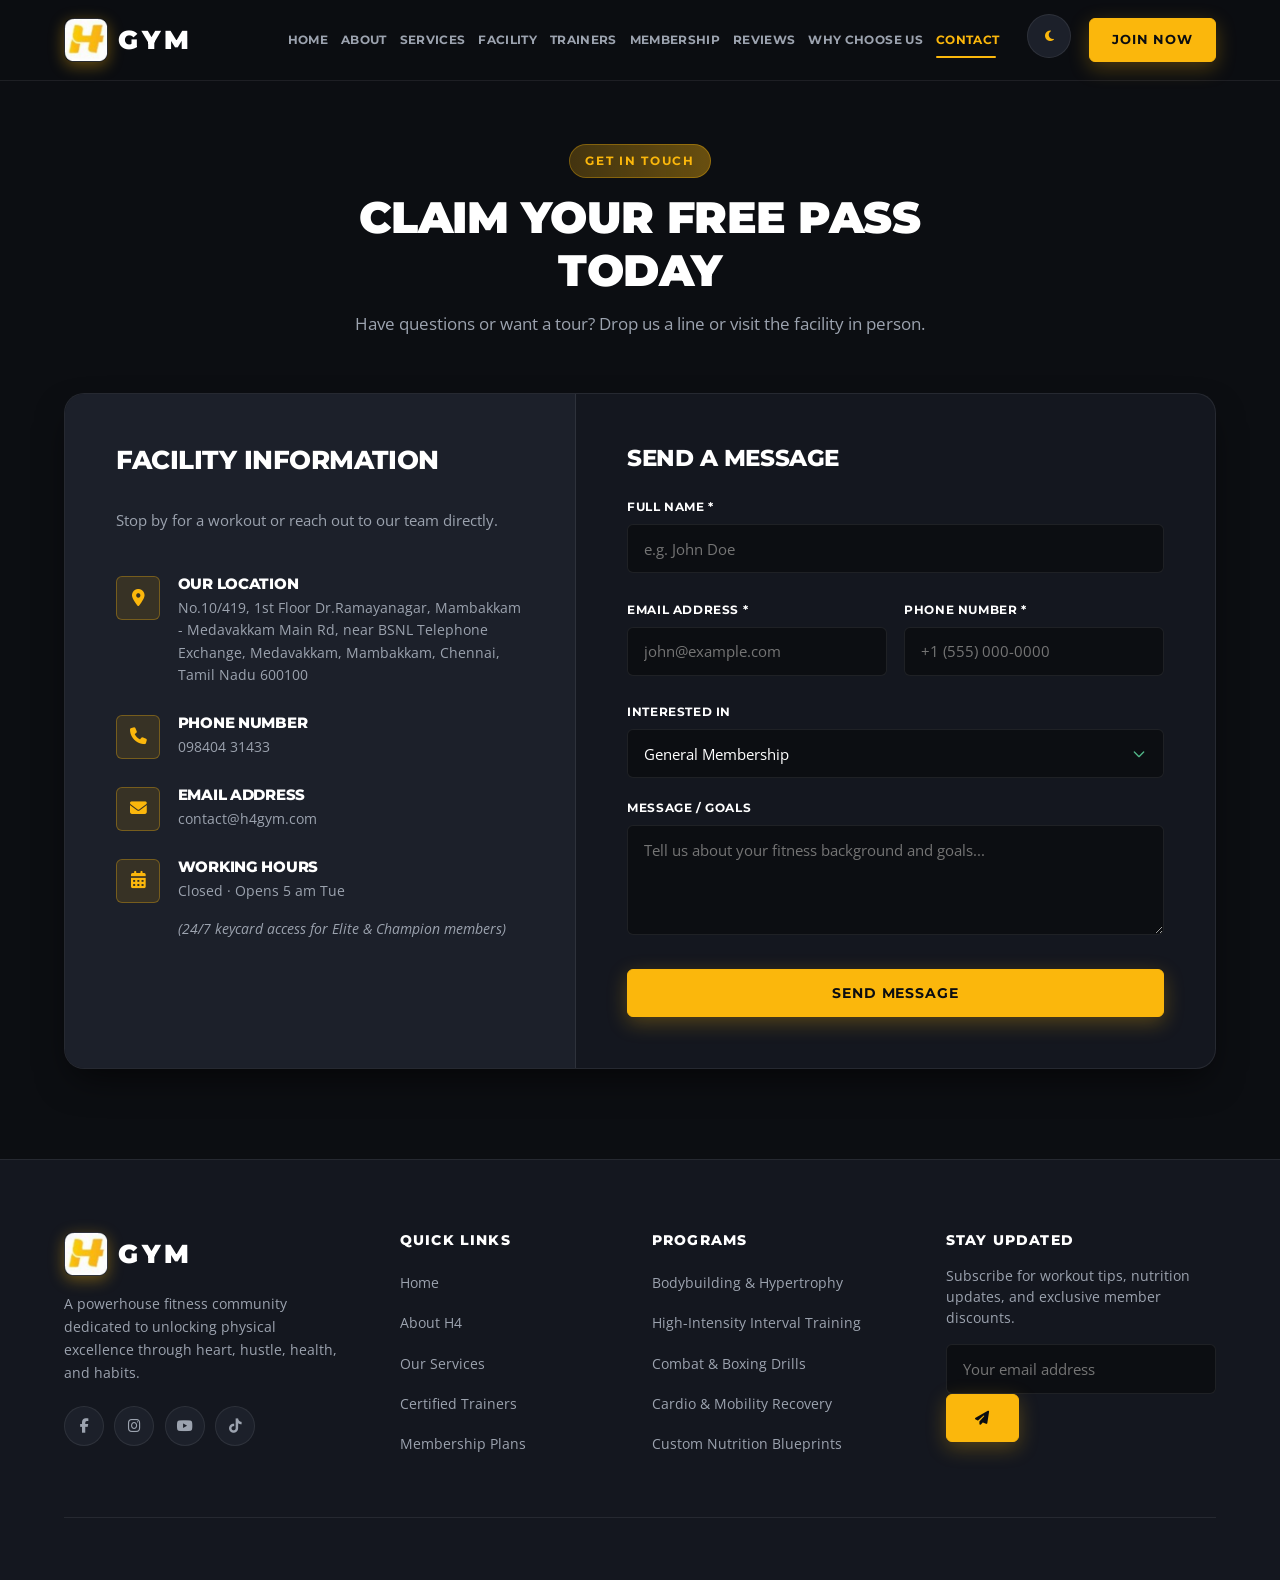
<file: contact.html>
<!DOCTYPE html>
<html lang="en">
<head>
    <meta charset="UTF-8">
    <meta name="viewport" content="width=device-width, initial-scale=1.0">
    <meta name="description" content="Contact H4 Gym - Visit our premier training facility in Chennai or reach out for inquiries, free guest passes, and personal coaching tours.">
    <title>Contact &amp; Location | H4 Gym</title>
    <!-- Google Fonts & Font Awesome Icons -->
    <link rel="preconnect" href="https://fonts.googleapis.com">
    <link rel="preconnect" href="https://fonts.gstatic.com" crossorigin>
    <link href="https://fonts.googleapis.com/css2?family=Montserrat:ital,wght@0,400;0,600;0,700;0,800;0,900;1,700&family=Open+Sans:wght@400;500;600&display=swap" rel="stylesheet">
    <link rel="stylesheet" href="https://cdnjs.cloudflare.com/ajax/libs/font-awesome/6.5.1/css/all.min.css" integrity="sha512-DTOQO9RWCH3ppGqcWaEA1BIZOC6xxalwEsw9c2QQeAIftl+Vegovlnee1c9QX4TctnWMn13TZye+giMm8e2LwA==" crossorigin="anonymous" referrerpolicy="no-referrer" />
    <link rel="icon" type="image/png" href="logo.png">
    <link rel="stylesheet" href="style.css?v=6">
    <link rel="stylesheet" href="lively.css">
</head>
<body>

    <!-- ==============================================
         1. NAVBAR
         ============================================== -->
    <header class="header">
        <nav class="navbar" aria-label="Main Navigation">
            <div class="nav-container">
                <a href="index.html" class="nav-logo">
                    <img src="logo.png" alt="H4 Gym Logo" class="logo-img">
                    <span class="logo-text">GYM</span>
                </a>

                <!-- Mobile menu toggle checkbox (Pure CSS) -->
                <input type="checkbox" id="nav-toggle" class="nav-toggle-checkbox" aria-label="Toggle navigation">
                <label for="nav-toggle" class="nav-toggle" aria-label="Toggle menu">
                    <i class="fa-solid fa-bars open-icon"></i>
                    <i class="fa-solid fa-xmark close-icon"></i>
                </label>

                <div class="nav-menu" id="navMenu">
                    <ul class="nav-list">
                        <li class="nav-item"><a href="index.html" class="nav-link">Home</a></li>
                        <li class="nav-item"><a href="about.html" class="nav-link">About</a></li>
                        <li class="nav-item"><a href="services.html" class="nav-link">Services</a></li>
                        <li class="nav-item"><a href="facility.html" class="nav-link">Facility</a></li>
                        <li class="nav-item"><a href="trainers.html" class="nav-link">Trainers</a></li>
                        <li class="nav-item"><a href="membership.html" class="nav-link">Membership</a></li>
                        <li class="nav-item"><a href="reviews.html" class="nav-link">Reviews</a></li>
                        <li class="nav-item"><a href="why-us.html" class="nav-link">Why Choose Us</a></li>
                        <li class="nav-item"><a href="contact.html" class="nav-link active">Contact</a></li>
                    </ul>
                    <div class="nav-actions">
                        <!-- Theme Toggle Button (Pure CSS Dark/Light Mode) -->
                        <div class="theme-toggle-wrapper">
                            <input type="checkbox" id="theme-toggle" class="theme-toggle-input" aria-label="Toggle theme">
                            <label for="theme-toggle" class="theme-toggle-btn" title="Toggle Light/Dark Theme">
                                <i class="fa-solid fa-moon moon-icon"></i>
                                <i class="fa-solid fa-sun sun-icon"></i>
                            </label>
                        </div>
                        <a href="membership.html" class="btn btn-primary nav-cta">Join Now</a>
                    </div>
                </div>
            </div>
        </nav>
    </header>

    <main>
        <!-- ==============================================
             CONTACT SECTION
             ============================================== -->
        <section id="contact" class="contact-section section-padding">
            <div class="container">
                <div class="section-header text-center">
                    <span class="section-tag">Get In Touch</span>
                    <h2 class="section-title">Claim Your Free Pass Today</h2>
                    <p class="section-subtitle">Have questions or want a tour? Drop us a line or visit the facility in person.</p>
                </div>
                <div class="contact-wrapper">
                    <!-- Contact Details -->
                    <div class="contact-info">
                        <h3 class="contact-heading">Facility Information</h3>
                        <p class="contact-subtext">Stop by for a workout or reach out to our team directly.</p>

                        <div class="info-item">
                            <div class="info-icon"><i class="fa-solid fa-location-dot"></i></div>
                            <div>
                                <h4>Our Location</h4>
                                <p>No.10/419, 1st Floor Dr.Ramayanagar, Mambakkam - Medavakkam Main Rd, near BSNL Telephone Exchange, Medavakkam, Mambakkam, Chennai, Tamil Nadu 600100</p>
                            </div>
                        </div>

                        <div class="info-item">
                            <div class="info-icon"><i class="fa-solid fa-phone"></i></div>
                            <div>
                                <h4>Phone Number</h4>
                                <p><a href="tel:09840431433">098404 31433</a></p>
                            </div>
                        </div>

                        <div class="info-item">
                            <div class="info-icon"><i class="fa-solid fa-envelope"></i></div>
                            <div>
                                <h4>Email Address</h4>
                                <p><a href="mailto:contact@h4gym.com">contact@h4gym.com</a></p>
                            </div>
                        </div>

                        <div class="info-item">
                            <div class="info-icon"><i class="fa-solid fa-calendar-days"></i></div>
                            <div>
                                <h4>Working Hours</h4>
                                <p>Closed · Opens 5 am Tue</p>
                                <p class="highlight-note"><em>(24/7 keycard access for Elite &amp; Champion members)</em></p>
                            </div>
                        </div>
                    </div>

                    <!-- Contact / Sign-Up Form -->
                    <div class="contact-form-container">
                        <form class="contact-form" id="contactForm" action="#" method="POST" novalidate>
                            <h3 class="form-title">Send a Message</h3>

                            <!-- Dynamic Success / Error Alert Banner -->
                            <div id="formAlert" class="form-alert" role="alert" aria-live="polite"></div>

                            <div class="form-group">
                                <label for="fullName">Full Name *</label>
                                <input type="text" id="fullName" name="fullName" placeholder="e.g. John Doe" required>
                                <span class="form-error" id="nameError"></span>
                            </div>

                            <div class="form-row">
                                <div class="form-group">
                                    <label for="email">Email Address *</label>
                                    <input type="email" id="email" name="email" placeholder="john@example.com" required>
                                    <span class="form-error" id="emailError"></span>
                                </div>
                                <div class="form-group">
                                    <label for="phone">Phone Number *</label>
                                    <input type="tel" id="phone" name="phone" placeholder="+1 (555) 000-0000" required>
                                    <span class="form-error" id="phoneError"></span>
                                </div>
                            </div>

                            <div class="form-group">
                                <label for="interest">Interested In</label>
                                <select id="interest" name="interest">
                                    <option value="general">General Membership</option>
                                    <option value="personal-training">Personal 1-on-1 Coaching</option>
                                    <option value="classes">Group Classes / HIIT</option>
                                    <option value="tour">Facility Tour &amp; Free Pass</option>
                                </select>
                            </div>

                            <div class="form-group">
                                <label for="message">Message / Goals</label>
                                <textarea id="message" name="message" rows="4" placeholder="Tell us about your fitness background and goals..."></textarea>
                                <span class="form-error" id="messageError"></span>
                            </div>

                            <button type="submit" class="btn btn-primary btn-block" id="submitBtn">Send Message</button>
                        </form>
                    </div>
                </div>
            </div>
        </section>
    </main>

    <!-- ==============================================
         FOOTER
         ============================================== -->
    <footer class="footer">
        <div class="container">

            <!-- ── ROW 1: 4-Column Grid (Brand | Quick Links | Programs | Newsletter) -->
            <div class="footer-main-row">

                <!-- Col 1: Brand & Social -->
                <div class="footer-col footer-brand-col">
                    <a href="index.html" class="footer-logo">
                        <img src="logo.png" alt="H4 Gym Logo" class="logo-img">
                        <span class="logo-text">GYM</span>
                    </a>
                    <p class="footer-desc">
                        A powerhouse fitness community dedicated to unlocking physical excellence through heart, hustle, health, and habits.
                    </p>
                    <div class="footer-socials">
                        <a href="#" aria-label="Facebook"><i class="fa-brands fa-facebook-f"></i></a>
                        <a href="#" aria-label="Instagram"><i class="fa-brands fa-instagram"></i></a>
                        <a href="#" aria-label="YouTube"><i class="fa-brands fa-youtube"></i></a>
                        <a href="#" aria-label="TikTok"><i class="fa-brands fa-tiktok"></i></a>
                    </div>
                </div>

                <!-- Col 2: Quick Links -->
                <div class="footer-col">
                    <h4 class="footer-title">Quick Links</h4>
                    <ul class="footer-links">
                        <li><a href="index.html">Home</a></li>
                        <li><a href="about.html">About H4</a></li>
                        <li><a href="services.html">Our Services</a></li>
                        <li><a href="trainers.html">Certified Trainers</a></li>
                        <li><a href="membership.html">Membership Plans</a></li>
                    </ul>
                </div>

                <!-- Col 3: Programs -->
                <div class="footer-col">
                    <h4 class="footer-title">Programs</h4>
                    <ul class="footer-links">
                        <li><a href="services.html">Bodybuilding &amp; Hypertrophy</a></li>
                        <li><a href="services.html">High-Intensity Interval Training</a></li>
                        <li><a href="services.html">Combat &amp; Boxing Drills</a></li>
                        <li><a href="services.html">Cardio &amp; Mobility Recovery</a></li>
                        <li><a href="services.html">Custom Nutrition Blueprints</a></li>
                    </ul>
                </div>

                <!-- Col 4: Stay Updated (Newsletter) -->
                <div class="footer-col footer-newsletter-col">
                    <h4 class="footer-title">Stay Updated</h4>
                    <p class="footer-newsletter-text">Subscribe for workout tips, nutrition updates, and exclusive member discounts.</p>
                    <form class="footer-newsletter-form" id="newsletterForm" aria-label="Newsletter Subscription">
                        <div class="newsletter-input-group">
                            <input type="email" placeholder="Your email address" aria-label="Your email address" required>
                            <button type="submit" class="btn btn-primary" aria-label="Subscribe to newsletter">
                                <i class="fa-solid fa-paper-plane"></i>
                            </button>
                        </div>
                    </form>
                </div>

            </div><!-- /footer-main-row -->

            <!-- ── ROW 2: Copyright Bottom Strip ───────────────────────── -->
            <div class="footer-bottom-strip">
                <p class="footer-copyright">&copy; 2026 H4 Gym. All rights reserved.</p>
                <div class="footer-legal">
                    <a href="#">Privacy Policy</a>
                    <span class="legal-divider">•</span>
                    <a href="#">Terms of Service</a>
                    <span class="legal-divider">•</span>
                    <a href="#">Security</a>
                </div>
            </div><!-- /footer-bottom-strip -->

        </div>
    </footer>

    <script src="script.js"></script>
</body>
</html>
</file>
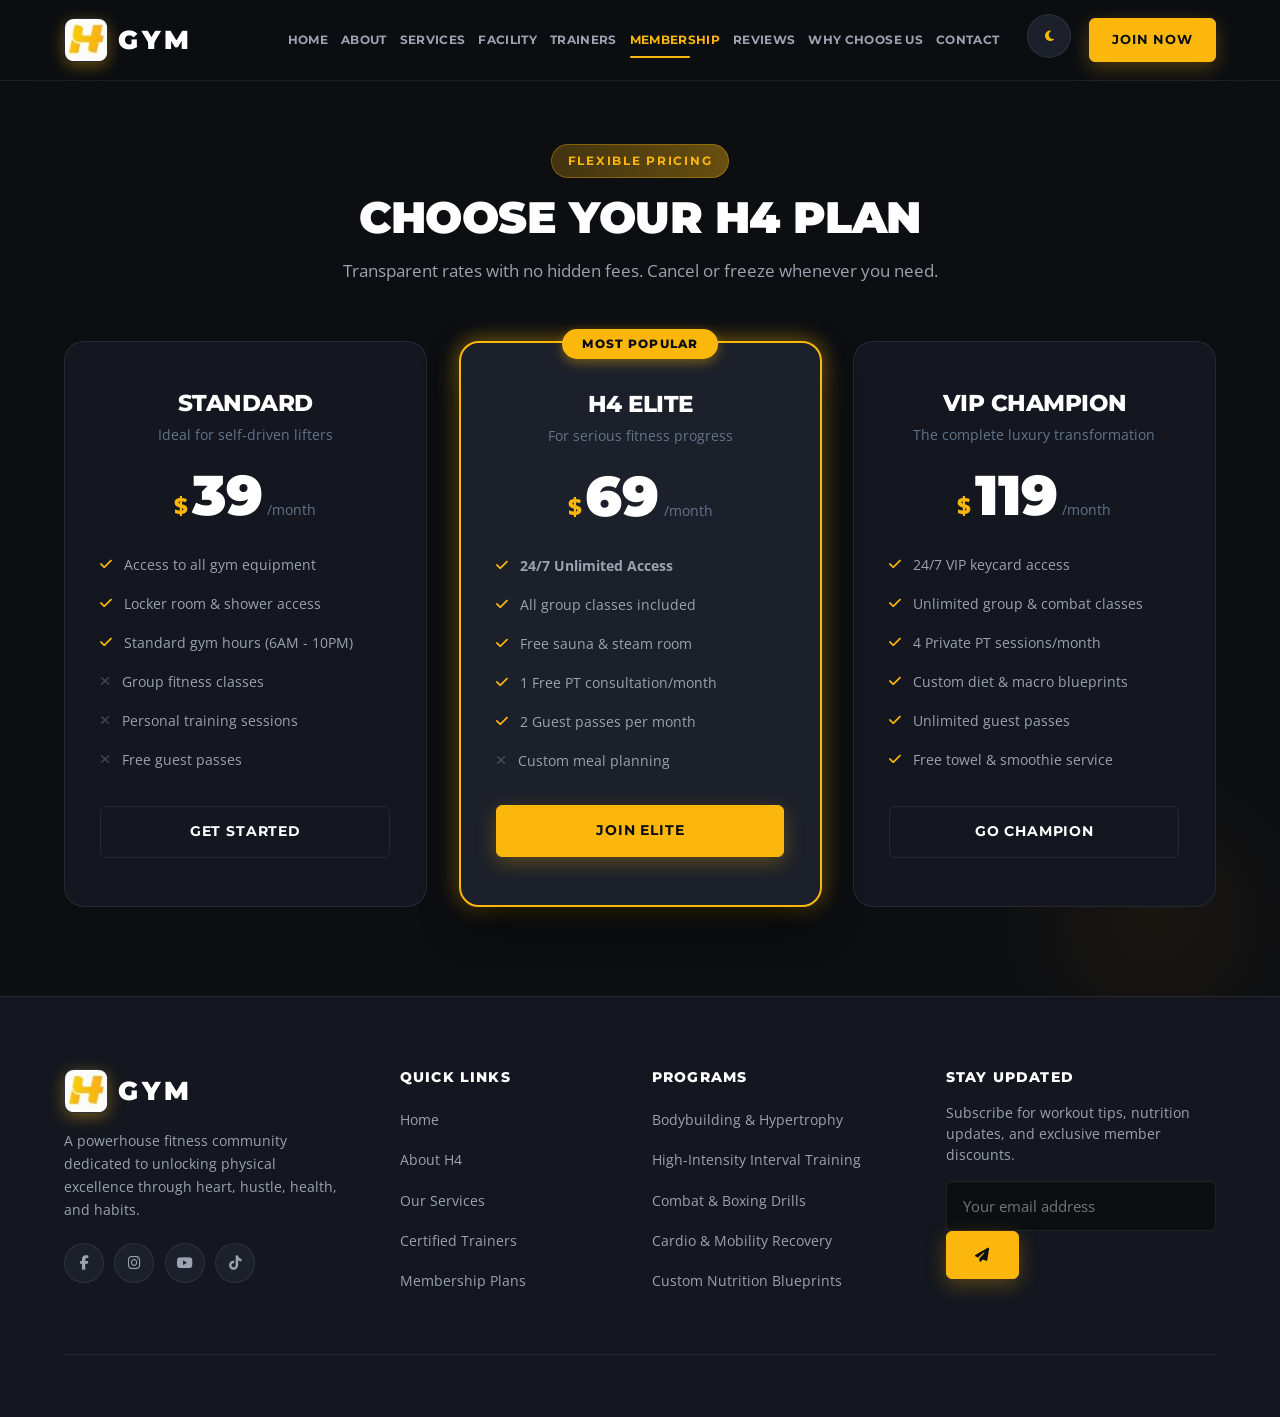
<file: membership.html>
<!DOCTYPE html>
<html lang="en">
<head>
    <meta charset="UTF-8">
    <meta name="viewport" content="width=device-width, initial-scale=1.0">
    <meta name="description" content="H4 Gym Membership Plans - Flexible pricing, 24/7 access, group fitness classes, and private coaching packages.">
    <title>Membership Plans | H4 Gym</title>
    <!-- Google Fonts & Font Awesome Icons -->
    <link rel="preconnect" href="https://fonts.googleapis.com">
    <link rel="preconnect" href="https://fonts.gstatic.com" crossorigin>
    <link href="https://fonts.googleapis.com/css2?family=Montserrat:ital,wght@0,400;0,600;0,700;0,800;0,900;1,700&family=Open+Sans:wght@400;500;600&display=swap" rel="stylesheet">
    <link rel="stylesheet" href="https://cdnjs.cloudflare.com/ajax/libs/font-awesome/6.5.1/css/all.min.css" integrity="sha512-DTOQO9RWCH3ppGqcWaEA1BIZOC6xxalwEsw9c2QQeAIftl+Vegovlnee1c9QX4TctnWMn13TZye+giMm8e2LwA==" crossorigin="anonymous" referrerpolicy="no-referrer" />
    <link rel="icon" type="image/png" href="logo.png">
    <link rel="stylesheet" href="style.css?v=6">
    <link rel="stylesheet" href="lively.css">
</head>
<body>

    <!-- ==============================================
         1. NAVBAR
         ============================================== -->
    <header class="header">
        <nav class="navbar" aria-label="Main Navigation">
            <div class="nav-container">
                <a href="index.html" class="nav-logo">
                    <img src="logo.png" alt="H4 Gym Logo" class="logo-img">
                    <span class="logo-text">GYM</span>
                </a>

                <!-- Mobile menu toggle checkbox (Pure CSS) -->
                <input type="checkbox" id="nav-toggle" class="nav-toggle-checkbox" aria-label="Toggle navigation">
                <label for="nav-toggle" class="nav-toggle" aria-label="Toggle menu">
                    <i class="fa-solid fa-bars open-icon"></i>
                    <i class="fa-solid fa-xmark close-icon"></i>
                </label>

                <div class="nav-menu" id="navMenu">
                    <ul class="nav-list">
                        <li class="nav-item"><a href="index.html" class="nav-link">Home</a></li>
                        <li class="nav-item"><a href="about.html" class="nav-link">About</a></li>
                        <li class="nav-item"><a href="services.html" class="nav-link">Services</a></li>
                        <li class="nav-item"><a href="facility.html" class="nav-link">Facility</a></li>
                        <li class="nav-item"><a href="trainers.html" class="nav-link">Trainers</a></li>
                        <li class="nav-item"><a href="membership.html" class="nav-link active">Membership</a></li>
                        <li class="nav-item"><a href="reviews.html" class="nav-link">Reviews</a></li>
                        <li class="nav-item"><a href="why-us.html" class="nav-link">Why Choose Us</a></li>
                        <li class="nav-item"><a href="contact.html" class="nav-link">Contact</a></li>
                    </ul>
                    <div class="nav-actions">
                        <!-- Theme Toggle Button (Pure CSS Dark/Light Mode) -->
                        <div class="theme-toggle-wrapper">
                            <input type="checkbox" id="theme-toggle" class="theme-toggle-input" aria-label="Toggle theme">
                            <label for="theme-toggle" class="theme-toggle-btn" title="Toggle Light/Dark Theme">
                                <i class="fa-solid fa-moon moon-icon"></i>
                                <i class="fa-solid fa-sun sun-icon"></i>
                            </label>
                        </div>
                        <a href="membership.html" class="btn btn-primary nav-cta">Join Now</a>
                    </div>
                </div>
            </div>
        </nav>
    </header>

    <main>
        <!-- ==============================================
             MEMBERSHIP SECTION
             ============================================== -->
        <section id="membership" class="membership-section section-padding">
            <div class="container">
                <div class="section-header text-center">
                    <span class="section-tag">Flexible Pricing</span>
                    <h2 class="section-title">Choose Your H4 Plan</h2>
                    <p class="section-subtitle">Transparent rates with no hidden fees. Cancel or freeze whenever you need.</p>
                </div>
                <div class="membership-grid">
                    <!-- Basic Plan -->
                    <div class="pricing-card">
                        <div class="pricing-header">
                            <h3 class="plan-name">Standard</h3>
                            <p class="plan-target">Ideal for self-driven lifters</p>
                            <div class="plan-price">
                                <span class="currency">$</span>
                                <span class="amount">39</span>
                                <span class="period">/month</span>
                            </div>
                        </div>
                        <ul class="pricing-features">
                            <li><i class="fa-solid fa-check feature-yes"></i> Access to all gym equipment</li>
                            <li><i class="fa-solid fa-check feature-yes"></i> Locker room & shower access</li>
                            <li><i class="fa-solid fa-check feature-yes"></i> Standard gym hours (6AM - 10PM)</li>
                            <li><i class="fa-solid fa-xmark feature-no"></i> Group fitness classes</li>
                            <li><i class="fa-solid fa-xmark feature-no"></i> Personal training sessions</li>
                            <li><i class="fa-solid fa-xmark feature-no"></i> Free guest passes</li>
                        </ul>
                        <div class="pricing-footer">
                            <a href="contact.html?plan=standard" class="btn btn-outline btn-block">Get Started</a>
                        </div>
                    </div>

                    <!-- Pro Plan (Featured) -->
                    <div class="pricing-card featured">
                        <div class="featured-badge">Most Popular</div>
                        <div class="pricing-header">
                            <h3 class="plan-name">H4 Elite</h3>
                            <p class="plan-target">For serious fitness progress</p>
                            <div class="plan-price">
                                <span class="currency">$</span>
                                <span class="amount">69</span>
                                <span class="period">/month</span>
                            </div>
                        </div>
                        <ul class="pricing-features">
                            <li><i class="fa-solid fa-check feature-yes"></i> <strong>24/7 Unlimited Access</strong></li>
                            <li><i class="fa-solid fa-check feature-yes"></i> All group classes included</li>
                            <li><i class="fa-solid fa-check feature-yes"></i> Free sauna & steam room</li>
                            <li><i class="fa-solid fa-check feature-yes"></i> 1 Free PT consultation/month</li>
                            <li><i class="fa-solid fa-check feature-yes"></i> 2 Guest passes per month</li>
                            <li><i class="fa-solid fa-xmark feature-no"></i> Custom meal planning</li>
                        </ul>
                        <div class="pricing-footer">
                            <a href="contact.html?plan=elite" class="btn btn-primary btn-block">Join Elite</a>
                        </div>
                    </div>

                    <!-- VIP Plan -->
                    <div class="pricing-card">
                        <div class="pricing-header">
                            <h3 class="plan-name">VIP Champion</h3>
                            <p class="plan-target">The complete luxury transformation</p>
                            <div class="plan-price">
                                <span class="currency">$</span>
                                <span class="amount">119</span>
                                <span class="period">/month</span>
                            </div>
                        </div>
                        <ul class="pricing-features">
                            <li><i class="fa-solid fa-check feature-yes"></i> 24/7 VIP keycard access</li>
                            <li><i class="fa-solid fa-check feature-yes"></i> Unlimited group & combat classes</li>
                            <li><i class="fa-solid fa-check feature-yes"></i> 4 Private PT sessions/month</li>
                            <li><i class="fa-solid fa-check feature-yes"></i> Custom diet & macro blueprints</li>
                            <li><i class="fa-solid fa-check feature-yes"></i> Unlimited guest passes</li>
                            <li><i class="fa-solid fa-check feature-yes"></i> Free towel & smoothie service</li>
                        </ul>
                        <div class="pricing-footer">
                            <a href="contact.html?plan=champion" class="btn btn-outline btn-block">Go Champion</a>
                        </div>
                    </div>
                </div>
            </div>
        </section>
    </main>

    <!-- ==============================================
         FOOTER
         ============================================== -->
    <footer class="footer">
        <div class="container">

            <!-- ── ROW 1: 4-Column Grid (Brand | Quick Links | Programs | Newsletter) -->
            <div class="footer-main-row">

                <!-- Col 1: Brand & Social -->
                <div class="footer-col footer-brand-col">
                    <a href="index.html" class="footer-logo">
                        <img src="logo.png" alt="H4 Gym Logo" class="logo-img">
                        <span class="logo-text">GYM</span>
                    </a>
                    <p class="footer-desc">
                        A powerhouse fitness community dedicated to unlocking physical excellence through heart, hustle, health, and habits.
                    </p>
                    <div class="footer-socials">
                        <a href="#" aria-label="Facebook"><i class="fa-brands fa-facebook-f"></i></a>
                        <a href="#" aria-label="Instagram"><i class="fa-brands fa-instagram"></i></a>
                        <a href="#" aria-label="YouTube"><i class="fa-brands fa-youtube"></i></a>
                        <a href="#" aria-label="TikTok"><i class="fa-brands fa-tiktok"></i></a>
                    </div>
                </div>

                <!-- Col 2: Quick Links -->
                <div class="footer-col">
                    <h4 class="footer-title">Quick Links</h4>
                    <ul class="footer-links">
                        <li><a href="index.html">Home</a></li>
                        <li><a href="about.html">About H4</a></li>
                        <li><a href="services.html">Our Services</a></li>
                        <li><a href="trainers.html">Certified Trainers</a></li>
                        <li><a href="membership.html">Membership Plans</a></li>
                    </ul>
                </div>

                <!-- Col 3: Programs -->
                <div class="footer-col">
                    <h4 class="footer-title">Programs</h4>
                    <ul class="footer-links">
                        <li><a href="services.html">Bodybuilding &amp; Hypertrophy</a></li>
                        <li><a href="services.html">High-Intensity Interval Training</a></li>
                        <li><a href="services.html">Combat &amp; Boxing Drills</a></li>
                        <li><a href="services.html">Cardio &amp; Mobility Recovery</a></li>
                        <li><a href="services.html">Custom Nutrition Blueprints</a></li>
                    </ul>
                </div>

                <!-- Col 4: Stay Updated (Newsletter) -->
                <div class="footer-col footer-newsletter-col">
                    <h4 class="footer-title">Stay Updated</h4>
                    <p class="footer-newsletter-text">Subscribe for workout tips, nutrition updates, and exclusive member discounts.</p>
                    <form class="footer-newsletter-form" id="newsletterForm" aria-label="Newsletter Subscription">
                        <div class="newsletter-input-group">
                            <input type="email" placeholder="Your email address" aria-label="Your email address" required>
                            <button type="submit" class="btn btn-primary" aria-label="Subscribe to newsletter">
                                <i class="fa-solid fa-paper-plane"></i>
                            </button>
                        </div>
                    </form>
                </div>

            </div><!-- /footer-main-row -->

            <!-- ── ROW 2: Copyright Bottom Strip ───────────────────────── -->
            <div class="footer-bottom-strip">
                <p class="footer-copyright">&copy; 2026 H4 Gym. All rights reserved.</p>
                <div class="footer-legal">
                    <a href="#">Privacy Policy</a>
                    <span class="legal-divider">•</span>
                    <a href="#">Terms of Service</a>
                    <span class="legal-divider">•</span>
                    <a href="#">Security</a>
                </div>
            </div><!-- /footer-bottom-strip -->

        </div>
    </footer>

    <script src="script.js"></script>
</body>
</html>
</file>
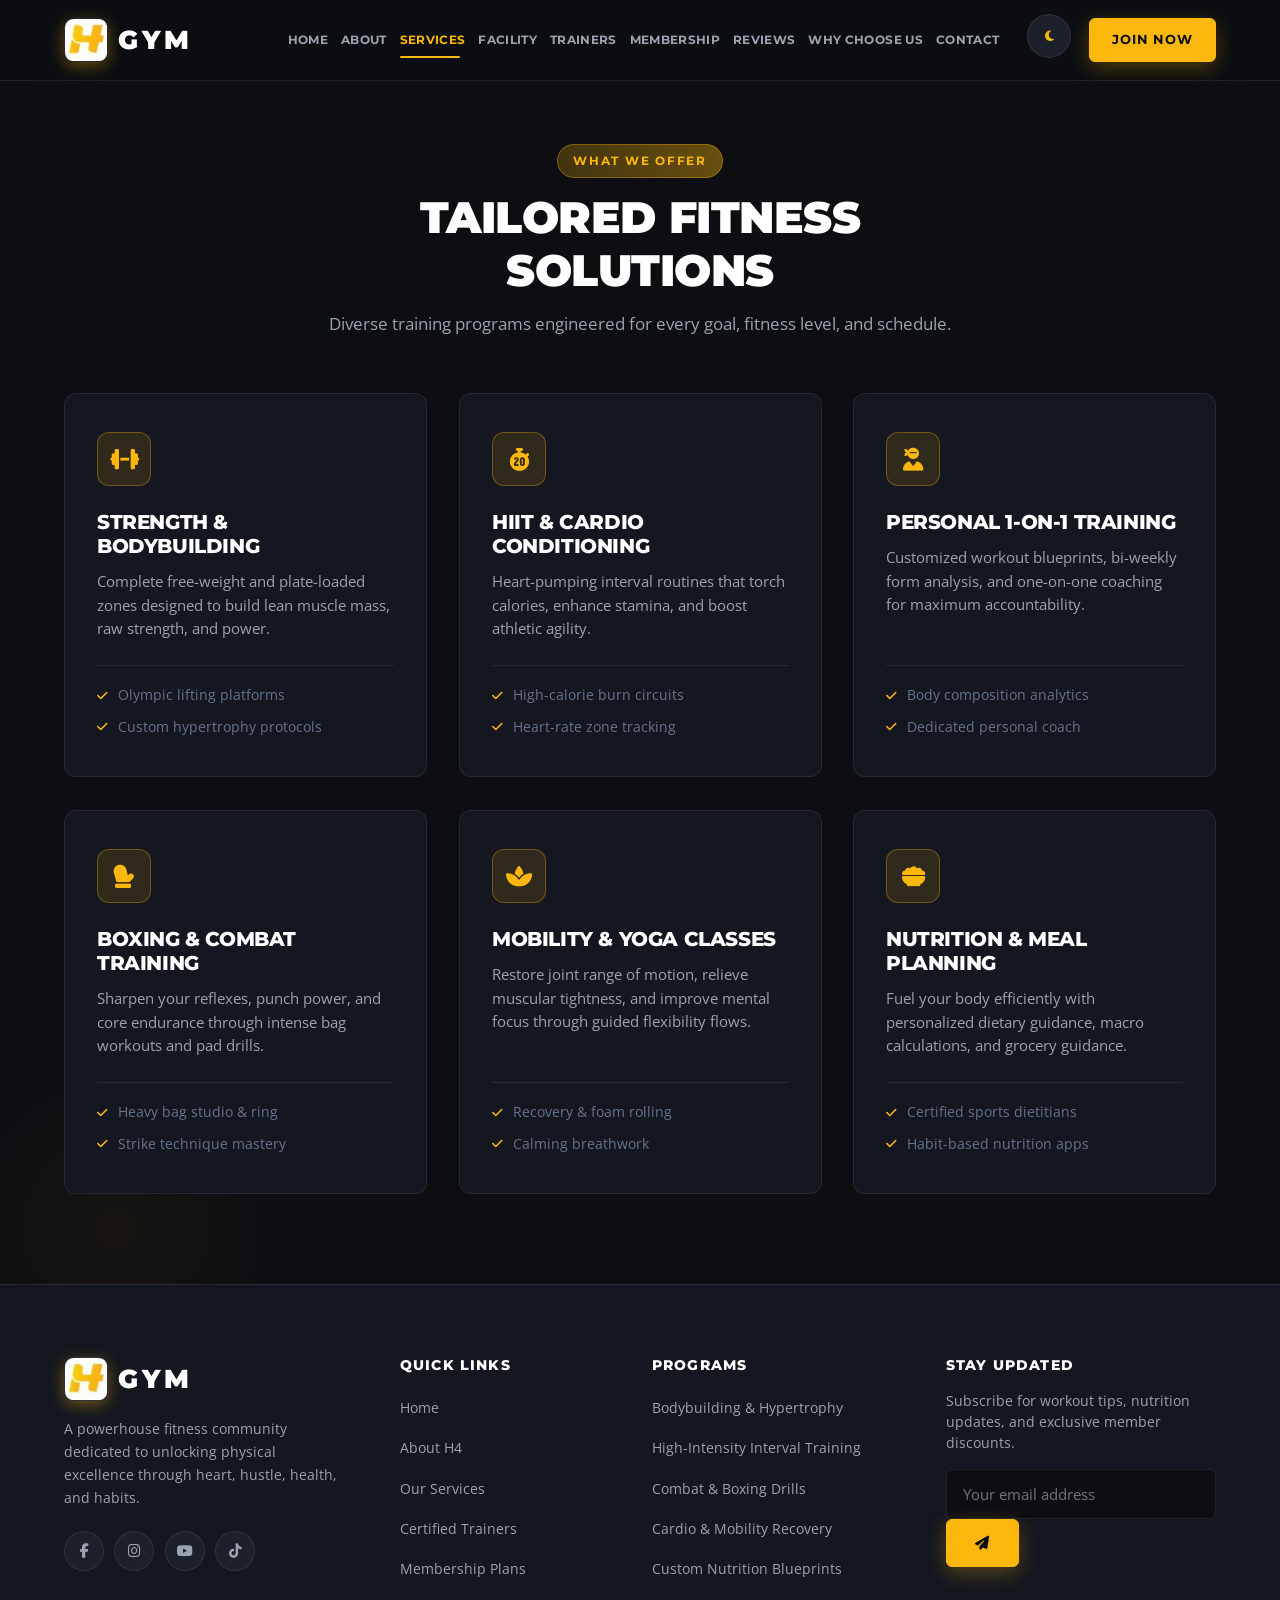
<file: services.html>
<!DOCTYPE html>
<html lang="en">
<head>
    <meta charset="UTF-8">
    <meta name="viewport" content="width=device-width, initial-scale=1.0">
    <meta name="description" content="H4 Gym Services - Strength training, bodybuilding, HIIT, personal coaching, boxing, mobility, and custom nutrition programs.">
    <title>Our Services | H4 Gym</title>
    <!-- Google Fonts & Font Awesome Icons -->
    <link rel="preconnect" href="https://fonts.googleapis.com">
    <link rel="preconnect" href="https://fonts.gstatic.com" crossorigin>
    <link href="https://fonts.googleapis.com/css2?family=Montserrat:ital,wght@0,400;0,600;0,700;0,800;0,900;1,700&family=Open+Sans:wght@400;500;600&display=swap" rel="stylesheet">
    <link rel="stylesheet" href="https://cdnjs.cloudflare.com/ajax/libs/font-awesome/6.5.1/css/all.min.css" integrity="sha512-DTOQO9RWCH3ppGqcWaEA1BIZOC6xxalwEsw9c2QQeAIftl+Vegovlnee1c9QX4TctnWMn13TZye+giMm8e2LwA==" crossorigin="anonymous" referrerpolicy="no-referrer" />
    <link rel="icon" type="image/png" href="logo.png">
    <link rel="stylesheet" href="style.css?v=6">
    <link rel="stylesheet" href="lively.css">
</head>
<body>

    <!-- ==============================================
         1. NAVBAR
         ============================================== -->
    <header class="header">
        <nav class="navbar" aria-label="Main Navigation">
            <div class="nav-container">
                <a href="index.html" class="nav-logo">
                    <img src="logo.png" alt="H4 Gym Logo" class="logo-img">
                    <span class="logo-text">GYM</span>
                </a>

                <!-- Mobile menu toggle checkbox (Pure CSS) -->
                <input type="checkbox" id="nav-toggle" class="nav-toggle-checkbox" aria-label="Toggle navigation">
                <label for="nav-toggle" class="nav-toggle" aria-label="Toggle menu">
                    <i class="fa-solid fa-bars open-icon"></i>
                    <i class="fa-solid fa-xmark close-icon"></i>
                </label>

                <div class="nav-menu" id="navMenu">
                    <ul class="nav-list">
                        <li class="nav-item"><a href="index.html" class="nav-link">Home</a></li>
                        <li class="nav-item"><a href="about.html" class="nav-link">About</a></li>
                        <li class="nav-item"><a href="services.html" class="nav-link active">Services</a></li>
                        <li class="nav-item"><a href="facility.html" class="nav-link">Facility</a></li>
                        <li class="nav-item"><a href="trainers.html" class="nav-link">Trainers</a></li>
                        <li class="nav-item"><a href="membership.html" class="nav-link">Membership</a></li>
                        <li class="nav-item"><a href="reviews.html" class="nav-link">Reviews</a></li>
                        <li class="nav-item"><a href="why-us.html" class="nav-link">Why Choose Us</a></li>
                        <li class="nav-item"><a href="contact.html" class="nav-link">Contact</a></li>
                    </ul>
                    <div class="nav-actions">
                        <!-- Theme Toggle Button (Pure CSS Dark/Light Mode) -->
                        <div class="theme-toggle-wrapper">
                            <input type="checkbox" id="theme-toggle" class="theme-toggle-input" aria-label="Toggle theme">
                            <label for="theme-toggle" class="theme-toggle-btn" title="Toggle Light/Dark Theme">
                                <i class="fa-solid fa-moon moon-icon"></i>
                                <i class="fa-solid fa-sun sun-icon"></i>
                            </label>
                        </div>
                        <a href="membership.html" class="btn btn-primary nav-cta">Join Now</a>
                    </div>
                </div>
            </div>
        </nav>
    </header>

    <main>
        <!-- ==============================================
             SERVICES SECTION
             ============================================== -->
        <section id="services" class="services-section section-padding">
            <div class="container">
                <div class="section-header text-center">
                    <span class="section-tag">What We Offer</span>
                    <h2 class="section-title">Tailored Fitness Solutions</h2>
                    <p class="section-subtitle">Diverse training programs engineered for every goal, fitness level, and schedule.</p>
                </div>
                <div class="services-grid">
                    <article class="service-card">
                        <div class="service-icon"><i class="fa-solid fa-dumbbell"></i></div>
                        <h3 class="service-title">Strength & Bodybuilding</h3>
                        <p class="service-text">Complete free-weight and plate-loaded zones designed to build lean muscle mass, raw strength, and power.</p>
                        <ul class="service-features">
                            <li><i class="fa-solid fa-check"></i> Olympic lifting platforms</li>
                            <li><i class="fa-solid fa-check"></i> Custom hypertrophy protocols</li>
                        </ul>
                    </article>

                    <article class="service-card">
                        <div class="service-icon"><i class="fa-solid fa-stopwatch-20"></i></div>
                        <h3 class="service-title">HIIT & Cardio Conditioning</h3>
                        <p class="service-text">Heart-pumping interval routines that torch calories, enhance stamina, and boost athletic agility.</p>
                        <ul class="service-features">
                            <li><i class="fa-solid fa-check"></i> High-calorie burn circuits</li>
                            <li><i class="fa-solid fa-check"></i> Heart-rate zone tracking</li>
                        </ul>
                    </article>

                    <article class="service-card">
                        <div class="service-icon"><i class="fa-solid fa-user-ninja"></i></div>
                        <h3 class="service-title">Personal 1-on-1 Training</h3>
                        <p class="service-text">Customized workout blueprints, bi-weekly form analysis, and one-on-one coaching for maximum accountability.</p>
                        <ul class="service-features">
                            <li><i class="fa-solid fa-check"></i> Body composition analytics</li>
                            <li><i class="fa-solid fa-check"></i> Dedicated personal coach</li>
                        </ul>
                    </article>

                    <article class="service-card">
                        <div class="service-icon"><i class="fa-solid fa-mitten"></i></div>
                        <h3 class="service-title">Boxing & Combat Training</h3>
                        <p class="service-text">Sharpen your reflexes, punch power, and core endurance through intense bag workouts and pad drills.</p>
                        <ul class="service-features">
                            <li><i class="fa-solid fa-check"></i> Heavy bag studio & ring</li>
                            <li><i class="fa-solid fa-check"></i> Strike technique mastery</li>
                        </ul>
                    </article>

                    <article class="service-card">
                        <div class="service-icon"><i class="fa-solid fa-spa"></i></div>
                        <h3 class="service-title">Mobility & Yoga Classes</h3>
                        <p class="service-text">Restore joint range of motion, relieve muscular tightness, and improve mental focus through guided flexibility flows.</p>
                        <ul class="service-features">
                            <li><i class="fa-solid fa-check"></i> Recovery & foam rolling</li>
                            <li><i class="fa-solid fa-check"></i> Calming breathwork</li>
                        </ul>
                    </article>

                    <article class="service-card">
                        <div class="service-icon"><i class="fa-solid fa-bowl-food"></i></div>
                        <h3 class="service-title">Nutrition & Meal Planning</h3>
                        <p class="service-text">Fuel your body efficiently with personalized dietary guidance, macro calculations, and grocery guidance.</p>
                        <ul class="service-features">
                            <li><i class="fa-solid fa-check"></i> Certified sports dietitians</li>
                            <li><i class="fa-solid fa-check"></i> Habit-based nutrition apps</li>
                        </ul>
                    </article>
                </div>
            </div>
        </section>
    </main>

    <!-- ==============================================
         FOOTER
         ============================================== -->
    <footer class="footer">
        <div class="container">

            <!-- ── ROW 1: 4-Column Grid (Brand | Quick Links | Programs | Newsletter) -->
            <div class="footer-main-row">

                <!-- Col 1: Brand & Social -->
                <div class="footer-col footer-brand-col">
                    <a href="index.html" class="footer-logo">
                        <img src="logo.png" alt="H4 Gym Logo" class="logo-img">
                        <span class="logo-text">GYM</span>
                    </a>
                    <p class="footer-desc">
                        A powerhouse fitness community dedicated to unlocking physical excellence through heart, hustle, health, and habits.
                    </p>
                    <div class="footer-socials">
                        <a href="#" aria-label="Facebook"><i class="fa-brands fa-facebook-f"></i></a>
                        <a href="#" aria-label="Instagram"><i class="fa-brands fa-instagram"></i></a>
                        <a href="#" aria-label="YouTube"><i class="fa-brands fa-youtube"></i></a>
                        <a href="#" aria-label="TikTok"><i class="fa-brands fa-tiktok"></i></a>
                    </div>
                </div>

                <!-- Col 2: Quick Links -->
                <div class="footer-col">
                    <h4 class="footer-title">Quick Links</h4>
                    <ul class="footer-links">
                        <li><a href="index.html">Home</a></li>
                        <li><a href="about.html">About H4</a></li>
                        <li><a href="services.html">Our Services</a></li>
                        <li><a href="trainers.html">Certified Trainers</a></li>
                        <li><a href="membership.html">Membership Plans</a></li>
                    </ul>
                </div>

                <!-- Col 3: Programs -->
                <div class="footer-col">
                    <h4 class="footer-title">Programs</h4>
                    <ul class="footer-links">
                        <li><a href="services.html">Bodybuilding &amp; Hypertrophy</a></li>
                        <li><a href="services.html">High-Intensity Interval Training</a></li>
                        <li><a href="services.html">Combat &amp; Boxing Drills</a></li>
                        <li><a href="services.html">Cardio &amp; Mobility Recovery</a></li>
                        <li><a href="services.html">Custom Nutrition Blueprints</a></li>
                    </ul>
                </div>

                <!-- Col 4: Stay Updated (Newsletter) -->
                <div class="footer-col footer-newsletter-col">
                    <h4 class="footer-title">Stay Updated</h4>
                    <p class="footer-newsletter-text">Subscribe for workout tips, nutrition updates, and exclusive member discounts.</p>
                    <form class="footer-newsletter-form" id="newsletterForm" aria-label="Newsletter Subscription">
                        <div class="newsletter-input-group">
                            <input type="email" placeholder="Your email address" aria-label="Your email address" required>
                            <button type="submit" class="btn btn-primary" aria-label="Subscribe to newsletter">
                                <i class="fa-solid fa-paper-plane"></i>
                            </button>
                        </div>
                    </form>
                </div>

            </div><!-- /footer-main-row -->

            <!-- ── ROW 2: Copyright Bottom Strip ───────────────────────── -->
            <div class="footer-bottom-strip">
                <p class="footer-copyright">&copy; 2026 H4 Gym. All rights reserved.</p>
                <div class="footer-legal">
                    <a href="#">Privacy Policy</a>
                    <span class="legal-divider">•</span>
                    <a href="#">Terms of Service</a>
                    <span class="legal-divider">•</span>
                    <a href="#">Security</a>
                </div>
            </div><!-- /footer-bottom-strip -->

        </div>
    </footer>

    <script src="script.js"></script>
</body>
</html>
</file>
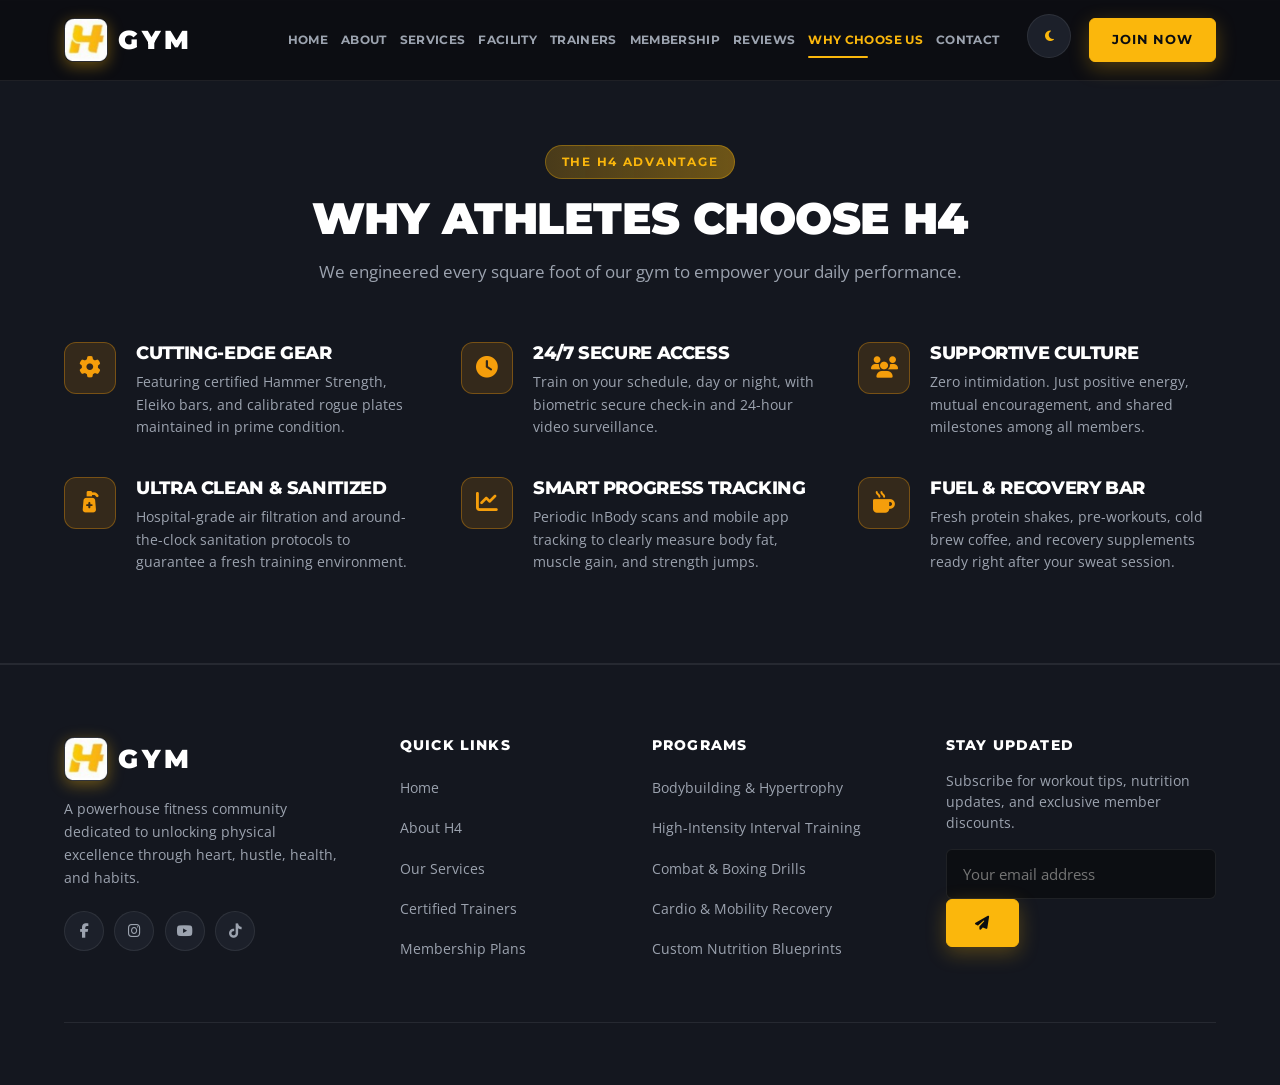
<file: why-us.html>
<!DOCTYPE html>
<html lang="en">
<head>
    <meta charset="UTF-8">
    <meta name="viewport" content="width=device-width, initial-scale=1.0">
    <meta name="description" content="Why Choose H4 Gym - Elite equipment, 24/7 biometric access, supportive community, pristine sanitation, and fuel bar.">
    <title>Why Choose Us | H4 Gym</title>
    <!-- Google Fonts & Font Awesome Icons -->
    <link rel="preconnect" href="https://fonts.googleapis.com">
    <link rel="preconnect" href="https://fonts.gstatic.com" crossorigin>
    <link href="https://fonts.googleapis.com/css2?family=Montserrat:ital,wght@0,400;0,600;0,700;0,800;0,900;1,700&family=Open+Sans:wght@400;500;600&display=swap" rel="stylesheet">
    <link rel="stylesheet" href="https://cdnjs.cloudflare.com/ajax/libs/font-awesome/6.5.1/css/all.min.css" integrity="sha512-DTOQO9RWCH3ppGqcWaEA1BIZOC6xxalwEsw9c2QQeAIftl+Vegovlnee1c9QX4TctnWMn13TZye+giMm8e2LwA==" crossorigin="anonymous" referrerpolicy="no-referrer" />
    <link rel="icon" type="image/png" href="logo.png">
    <link rel="stylesheet" href="style.css?v=6">
    <link rel="stylesheet" href="lively.css">
</head>
<body>

    <!-- ==============================================
         1. NAVBAR
         ============================================== -->
    <header class="header">
        <nav class="navbar" aria-label="Main Navigation">
            <div class="nav-container">
                <a href="index.html" class="nav-logo">
                    <img src="logo.png" alt="H4 Gym Logo" class="logo-img">
                    <span class="logo-text">GYM</span>
                </a>

                <!-- Mobile menu toggle checkbox (Pure CSS) -->
                <input type="checkbox" id="nav-toggle" class="nav-toggle-checkbox" aria-label="Toggle navigation">
                <label for="nav-toggle" class="nav-toggle" aria-label="Toggle menu">
                    <i class="fa-solid fa-bars open-icon"></i>
                    <i class="fa-solid fa-xmark close-icon"></i>
                </label>

                <div class="nav-menu" id="navMenu">
                    <ul class="nav-list">
                        <li class="nav-item"><a href="index.html" class="nav-link">Home</a></li>
                        <li class="nav-item"><a href="about.html" class="nav-link">About</a></li>
                        <li class="nav-item"><a href="services.html" class="nav-link">Services</a></li>
                        <li class="nav-item"><a href="facility.html" class="nav-link">Facility</a></li>
                        <li class="nav-item"><a href="trainers.html" class="nav-link">Trainers</a></li>
                        <li class="nav-item"><a href="membership.html" class="nav-link">Membership</a></li>
                        <li class="nav-item"><a href="reviews.html" class="nav-link">Reviews</a></li>
                        <li class="nav-item"><a href="why-us.html" class="nav-link active">Why Choose Us</a></li>
                        <li class="nav-item"><a href="contact.html" class="nav-link">Contact</a></li>
                    </ul>
                    <div class="nav-actions">
                        <!-- Theme Toggle Button (Pure CSS Dark/Light Mode) -->
                        <div class="theme-toggle-wrapper">
                            <input type="checkbox" id="theme-toggle" class="theme-toggle-input" aria-label="Toggle theme">
                            <label for="theme-toggle" class="theme-toggle-btn" title="Toggle Light/Dark Theme">
                                <i class="fa-solid fa-moon moon-icon"></i>
                                <i class="fa-solid fa-sun sun-icon"></i>
                            </label>
                        </div>
                        <a href="membership.html" class="btn btn-primary nav-cta">Join Now</a>
                    </div>
                </div>
            </div>
        </nav>
    </header>

    <main>
        <!-- ==============================================
             WHY CHOOSE US SECTION
             ============================================== -->
        <section id="why-us" class="why-us-section section-padding">
            <div class="container">
                <div class="section-header text-center">
                    <span class="section-tag">The H4 Advantage</span>
                    <h2 class="section-title">Why Athletes Choose H4</h2>
                    <p class="section-subtitle">We engineered every square foot of our gym to empower your daily performance.</p>
                </div>
                <div class="why-us-grid">
                    <div class="why-item">
                        <div class="why-icon-box">
                            <i class="fa-solid fa-gear"></i>
                        </div>
                        <div class="why-text">
                            <h3>Cutting-Edge Gear</h3>
                            <p>Featuring certified Hammer Strength, Eleiko bars, and calibrated rogue plates maintained in prime condition.</p>
                        </div>
                    </div>

                    <div class="why-item">
                        <div class="why-icon-box">
                            <i class="fa-solid fa-clock"></i>
                        </div>
                        <div class="why-text">
                            <h3>24/7 Secure Access</h3>
                            <p>Train on your schedule, day or night, with biometric secure check-in and 24-hour video surveillance.</p>
                        </div>
                    </div>

                    <div class="why-item">
                        <div class="why-icon-box">
                            <i class="fa-solid fa-users"></i>
                        </div>
                        <div class="why-text">
                            <h3>Supportive Culture</h3>
                            <p>Zero intimidation. Just positive energy, mutual encouragement, and shared milestones among all members.</p>
                        </div>
                    </div>

                    <div class="why-item">
                        <div class="why-icon-box">
                            <i class="fa-solid fa-pump-medical"></i>
                        </div>
                        <div class="why-text">
                            <h3>Ultra Clean & Sanitized</h3>
                            <p>Hospital-grade air filtration and around-the-clock sanitation protocols to guarantee a fresh training environment.</p>
                        </div>
                    </div>

                    <div class="why-item">
                        <div class="why-icon-box">
                            <i class="fa-solid fa-chart-line"></i>
                        </div>
                        <div class="why-text">
                            <h3>Smart Progress Tracking</h3>
                            <p>Periodic InBody scans and mobile app tracking to clearly measure body fat, muscle gain, and strength jumps.</p>
                        </div>
                    </div>

                    <div class="why-item">
                        <div class="why-icon-box">
                            <i class="fa-solid fa-mug-hot"></i>
                        </div>
                        <div class="why-text">
                            <h3>Fuel & Recovery Bar</h3>
                            <p>Fresh protein shakes, pre-workouts, cold brew coffee, and recovery supplements ready right after your sweat session.</p>
                        </div>
                    </div>
                </div>
            </div>
        </section>
    </main>

    <!-- ==============================================
         FOOTER
         ============================================== -->
    <footer class="footer">
        <div class="container">

            <!-- ── ROW 1: 4-Column Grid (Brand | Quick Links | Programs | Newsletter) -->
            <div class="footer-main-row">

                <!-- Col 1: Brand & Social -->
                <div class="footer-col footer-brand-col">
                    <a href="index.html" class="footer-logo">
                        <img src="logo.png" alt="H4 Gym Logo" class="logo-img">
                        <span class="logo-text">GYM</span>
                    </a>
                    <p class="footer-desc">
                        A powerhouse fitness community dedicated to unlocking physical excellence through heart, hustle, health, and habits.
                    </p>
                    <div class="footer-socials">
                        <a href="#" aria-label="Facebook"><i class="fa-brands fa-facebook-f"></i></a>
                        <a href="#" aria-label="Instagram"><i class="fa-brands fa-instagram"></i></a>
                        <a href="#" aria-label="YouTube"><i class="fa-brands fa-youtube"></i></a>
                        <a href="#" aria-label="TikTok"><i class="fa-brands fa-tiktok"></i></a>
                    </div>
                </div>

                <!-- Col 2: Quick Links -->
                <div class="footer-col">
                    <h4 class="footer-title">Quick Links</h4>
                    <ul class="footer-links">
                        <li><a href="index.html">Home</a></li>
                        <li><a href="about.html">About H4</a></li>
                        <li><a href="services.html">Our Services</a></li>
                        <li><a href="trainers.html">Certified Trainers</a></li>
                        <li><a href="membership.html">Membership Plans</a></li>
                    </ul>
                </div>

                <!-- Col 3: Programs -->
                <div class="footer-col">
                    <h4 class="footer-title">Programs</h4>
                    <ul class="footer-links">
                        <li><a href="services.html">Bodybuilding &amp; Hypertrophy</a></li>
                        <li><a href="services.html">High-Intensity Interval Training</a></li>
                        <li><a href="services.html">Combat &amp; Boxing Drills</a></li>
                        <li><a href="services.html">Cardio &amp; Mobility Recovery</a></li>
                        <li><a href="services.html">Custom Nutrition Blueprints</a></li>
                    </ul>
                </div>

                <!-- Col 4: Stay Updated (Newsletter) -->
                <div class="footer-col footer-newsletter-col">
                    <h4 class="footer-title">Stay Updated</h4>
                    <p class="footer-newsletter-text">Subscribe for workout tips, nutrition updates, and exclusive member discounts.</p>
                    <form class="footer-newsletter-form" id="newsletterForm" aria-label="Newsletter Subscription">
                        <div class="newsletter-input-group">
                            <input type="email" placeholder="Your email address" aria-label="Your email address" required>
                            <button type="submit" class="btn btn-primary" aria-label="Subscribe to newsletter">
                                <i class="fa-solid fa-paper-plane"></i>
                            </button>
                        </div>
                    </form>
                </div>

            </div><!-- /footer-main-row -->

            <!-- ── ROW 2: Copyright Bottom Strip ───────────────────────── -->
            <div class="footer-bottom-strip">
                <p class="footer-copyright">&copy; 2026 H4 Gym. All rights reserved.</p>
                <div class="footer-legal">
                    <a href="#">Privacy Policy</a>
                    <span class="legal-divider">•</span>
                    <a href="#">Terms of Service</a>
                    <span class="legal-divider">•</span>
                    <a href="#">Security</a>
                </div>
            </div><!-- /footer-bottom-strip -->

        </div>
    </footer>

    <script src="script.js"></script>
</body>
</html>
</file>
<file: style.css>
/* ==========================================================================
   H4 GYM - FULLY RESPONSIVE & PREMIUM STYLESHEET
   Responsive Specifications:
   - Mobile-First & Fluid Breakpoints (320px to 1440px+)
   - Flawless Mobile Navbar Drawer with Pure CSS Hamburger Checkbox
   - Touch-Friendly Tap Targets (Min 44px x 44px)
   - Dynamic Fluid Typography via clamp() — No Text Overflow
   - Fully Scalable Images, Aspect Ratios & Card Grids
   - Dark & Light Themes (Pure CSS Toggle via :has(#theme-toggle:checked))
   ========================================================================== */

/* --------------------------------------------------------------------------
   1. CSS RESET & DESIGN TOKENS (DARK THEME DEFAULT)
   -------------------------------------------------------------------------- */
:root {
    /* Brand Primary: Dynamic Golden Yellow / Amber (matching H4 Logo) */
    --primary: #FBB70C;
    --primary-pastel: #FFC820;
    --primary-light: rgba(251, 183, 12, 0.12);
    --primary-border: rgba(251, 183, 12, 0.32);
    --primary-glow: rgba(251, 183, 12, 0.38);
    --primary-text: #0b0d11;

    /* Secondary Accent: Energetic Athletic Amber */
    --royal-brown: #F59E0B;
    --royal-brown-hover: #D97706;
    --royal-brown-light: rgba(245, 158, 11, 0.14);
    --royal-brown-border: rgba(245, 158, 11, 0.35);

    /* Dark Theme Surface Colors - Athletic Onyx, Charcoal & Midnight */
    --bg-body: #0c0e12;
    --bg-surface: #14171f;
    --bg-surface-elevated: #1c202a;
    --bg-surface-glass: rgba(18, 22, 30, 0.95);
    --nav-bg: rgba(12, 14, 18, 0.92);

    /* Text & Typography Colors */
    --text-primary: #ffffff;
    --text-secondary: #9ca3af;
    --text-muted: #64748b;
    --text-inverse: #0c0e12;

    /* Borders, Dividers & Shadows */
    --border-color: rgba(255, 255, 255, 0.08);
    --border-hover: rgba(251, 183, 12, 0.45);
    --card-shadow: 0 16px 36px -10px rgba(0, 0, 0, 0.65);
    --card-shadow-hover: 0 20px 40px -8px rgba(0, 0, 0, 0.85), 0 0 20px rgba(251, 183, 12, 0.2);
    --btn-shadow: 0 6px 20px rgba(251, 183, 12, 0.28);

    /* Typography */
    --font-heading: 'Montserrat', -apple-system, BlinkMacSystemFont, 'Segoe UI', Roboto, sans-serif;
    --font-body: 'Open Sans', -apple-system, BlinkMacSystemFont, 'Segoe UI', Roboto, sans-serif;

    /* Spacing & Layout */
    --header-height: 80px;
    --container-max: 1200px;
    --transition-fast: 0.2s ease;
    --transition-normal: 0.3s cubic-bezier(0.4, 0, 0.2, 1);
    --transition-slow: 0.5s cubic-bezier(0.4, 0, 0.2, 1);
    --radius-sm: 6px;
    --radius-md: 12px;
    --radius-lg: 20px;
    --radius-full: 9999px;
}

/* --------------------------------------------------------------------------
   2. LIGHT THEME OVERRIDES (AUTOMATIC PURE CSS SWITCH)
   -------------------------------------------------------------------------- */
:root:has(#theme-toggle:checked),
body:has(#theme-toggle:checked),
[data-theme="light"],
body.light-theme {
    /* Brand Primary in Light Mode (High-Contrast Athletic Gold/Amber) */
    --primary: #D97706;
    --primary-pastel: #F59E0B;
    --primary-light: rgba(217, 119, 6, 0.12);
    --primary-border: rgba(217, 119, 6, 0.28);
    --primary-glow: rgba(217, 119, 6, 0.22);
    --primary-text: #ffffff;

    /* Secondary Accent: Rich Amber Bronze */
    --royal-brown: #B45309;
    --royal-brown-hover: #92400E;
    --royal-brown-light: rgba(180, 83, 9, 0.12);
    --royal-brown-border: rgba(180, 83, 9, 0.28);

    /* Light Theme Surface Colors */
    --bg-body: #f8fafc;
    --bg-surface: #ffffff;
    --bg-surface-elevated: #f1f5f9;
    --bg-surface-glass: rgba(255, 255, 255, 0.95);
    --nav-bg: rgba(255, 255, 255, 0.94);

    /* Text & Typography Colors */
    --text-primary: #0f172a;
    --text-secondary: #475569;
    --text-muted: #94a3b8;
    --text-inverse: #ffffff;

    /* Borders, Dividers & Shadows */
    --border-color: rgba(0, 0, 0, 0.08);
    --border-hover: rgba(217, 119, 6, 0.45);
    --card-shadow: 0 12px 30px -10px rgba(0, 0, 0, 0.07);
    --card-shadow-hover: 0 20px 40px -8px rgba(0, 0, 0, 0.12), 0 0 16px rgba(217, 119, 6, 0.15);
    --btn-shadow: 0 6px 18px rgba(217, 119, 6, 0.25);
}

/* --------------------------------------------------------------------------
   3. GLOBAL BASE & ANTI-OVERFLOW STYLES
   -------------------------------------------------------------------------- */
*, *::before, *::after {
    margin: 0;
    padding: 0;
    box-sizing: border-box;
}

html {
    scroll-behavior: smooth;
    scroll-padding-top: var(--header-height);
    font-size: 16px;
    max-width: 100%;
    overflow-x: hidden;
}

body {
    font-family: var(--font-body);
    font-size: 1rem;
    line-height: 1.65;
    color: var(--text-secondary);
    background-color: var(--bg-body);
    max-width: 100%;
    overflow-x: hidden;
    position: relative;
    transition: background-color var(--transition-normal), color var(--transition-normal);
    -webkit-text-size-adjust: 100%;
}

h1, h2, h3, h4, h5, h6 {
    font-family: var(--font-heading);
    color: var(--text-primary);
    font-weight: 800;
    line-height: 1.2;
    letter-spacing: -0.02em;
    text-transform: uppercase;
    overflow-wrap: break-word;
    word-wrap: break-word;
}

p {
    margin-bottom: 1rem;
    overflow-wrap: break-word;
}

p:last-child {
    margin-bottom: 0;
}

a {
    color: inherit;
    text-decoration: none;
    transition: color var(--transition-fast);
    -webkit-tap-highlight-color: transparent;
}

ul {
    list-style: none;
}

/* Responsive Image Rule - No Overflow or Distortion */
img {
    max-width: 100%;
    height: auto;
    display: block;
}

input, button, select, textarea {
    font-family: inherit;
    font-size: inherit;
    max-width: 100%;
    box-sizing: border-box;
}

/* Prevent iOS Auto-Zoom on Input Focus by enforcing 16px font-size */
@media (max-width: 768px) {
    input[type="text"],
    input[type="email"],
    input[type="tel"],
    select,
    textarea {
        font-size: 16px !important;
    }
}

/* --------------------------------------------------------------------------
   4. UTILITY & CONTAINER CLASSES
   -------------------------------------------------------------------------- */
.container {
    width: 100%;
    max-width: var(--container-max);
    margin-left: auto;
    margin-right: auto;
    padding-left: clamp(1rem, 4vw, 1.5rem);
    padding-right: clamp(1rem, 4vw, 1.5rem);
}

.section-padding {
    padding-top: clamp(3.5rem, 7vw, 6.5rem);
    padding-bottom: clamp(3.5rem, 7vw, 6.5rem);
}

/* Multi-page standalone section spacing below fixed header */
main > section:first-child:not(#hero) {
    padding-top: calc(var(--header-height) + clamp(2rem, 5vw, 4rem));
    min-height: calc(100vh - var(--header-height) - 400px);
}

.text-center {
    text-align: center;
}

.section-header {
    max-width: 680px;
    margin: 0 auto clamp(2.25rem, 5vw, 3.5rem) auto;
}

.section-tag {
    display: inline-block;
    font-family: var(--font-heading);
    font-size: clamp(0.72rem, 1.8vw, 0.78rem);
    font-weight: 700;
    text-transform: uppercase;
    letter-spacing: 0.14em;
    color: var(--primary);
    background: var(--primary-light);
    border: 1px solid var(--primary-border);
    padding: 0.35rem 0.95rem;
    border-radius: var(--radius-full);
    margin-bottom: 0.85rem;
}

.section-title {
    font-size: clamp(1.75rem, 4.5vw, 2.75rem);
    font-weight: 900;
    margin-bottom: 0.85rem;
    letter-spacing: -0.01em;
}

.section-subtitle {
    font-size: clamp(0.92rem, 2.2vw, 1.05rem);
    color: var(--text-secondary);
    line-height: 1.6;
}

/* --------------------------------------------------------------------------
   5. BUTTONS & INTERACTIVE ELEMENTS (MOBILE-OPTIMIZED TAP TARGETS)
   -------------------------------------------------------------------------- */
.btn {
    display: inline-flex;
    align-items: center;
    justify-content: center;
    gap: 0.6rem;
    font-family: var(--font-heading);
    font-size: clamp(0.82rem, 2vw, 0.88rem);
    font-weight: 700;
    text-transform: uppercase;
    letter-spacing: 0.06em;
    padding: 0.85rem 1.75rem;
    min-height: 48px;
    min-width: 48px;
    border-radius: var(--radius-sm);
    cursor: pointer;
    border: 1px solid transparent;
    transition: all var(--transition-normal);
    text-align: center;
    user-select: none;
    -webkit-tap-highlight-color: transparent;
}

.btn:active {
    transform: scale(0.97);
}

.btn-primary {
    background-color: var(--primary);
    color: var(--primary-text);
    border-color: var(--primary);
    box-shadow: var(--btn-shadow);
}

.btn-primary:hover {
    background-color: var(--primary-pastel);
    border-color: var(--primary-pastel);
    transform: translateY(-2px);
    box-shadow: 0 10px 24px var(--primary-glow);
}

.btn-secondary {
    background-color: var(--royal-brown);
    color: #ffffff;
    border-color: var(--royal-brown);
}

.btn-secondary:hover {
    background-color: var(--royal-brown-hover);
    border-color: var(--royal-brown-hover);
    transform: translateY(-2px);
    box-shadow: 0 8px 20px var(--royal-brown-border);
}

.btn-outline {
    background: transparent;
    color: var(--text-primary);
    border-color: var(--border-color);
}

.btn-outline:hover {
    border-color: var(--primary);
    color: var(--primary);
    background: var(--primary-light);
    transform: translateY(-2px);
}

.btn-large {
    padding: 1rem 2.2rem;
    font-size: clamp(0.88rem, 2.2vw, 0.95rem);
    min-height: 52px;
}

.btn-block {
    display: flex;
    width: 100%;
}

/* --------------------------------------------------------------------------
   6. NAVBAR & HEADER (DESKTOP & MOBILE DRAWER READY)
   -------------------------------------------------------------------------- */
.header {
    position: fixed;
    top: 0;
    left: 0;
    width: 100%;
    z-index: 1000;
    transition: all var(--transition-normal);
}

.navbar {
    background-color: var(--nav-bg);
    backdrop-filter: blur(16px);
    -webkit-backdrop-filter: blur(16px);
    border-bottom: 1px solid var(--border-color);
    transition: background-color var(--transition-normal), border-color var(--transition-normal);
}

.nav-container {
    max-width: var(--container-max);
    height: var(--header-height);
    margin: 0 auto;
    padding: 0 clamp(1rem, 3.5vw, 1.5rem);
    display: flex;
    align-items: center;
    justify-content: space-between;
    position: relative;
}

/* Brand Logo: "H4 GYM" Bespoke Athletic Styling */
.nav-logo,
.footer-logo {
    font-family: var(--font-heading);
    font-size: clamp(1.3rem, 3.2vw, 1.65rem);
    font-weight: 900;
    letter-spacing: 0.15em;
    color: var(--text-primary);
    display: inline-flex;
    align-items: center;
    gap: 0.65rem;
    user-select: none;
    text-transform: uppercase;
    text-decoration: none;
    transition: transform var(--transition-normal), color var(--transition-fast);
}

.nav-logo {
    z-index: 1002;
}

.nav-logo:hover,
.footer-logo:hover {
    transform: translateY(-1px) scale(1.02);
    color: var(--text-primary);
}

/* Authentic Attached H4 Logo Image */
.logo-img {
    width: clamp(38px, 4vw, 44px);
    height: clamp(38px, 4vw, 44px);
    border-radius: 9px;
    object-fit: cover;
    box-shadow: 0 4px 15px var(--primary-glow);
    transition: transform var(--transition-normal), box-shadow var(--transition-normal);
    flex-shrink: 0;
    display: block;
}

.nav-logo:hover .logo-img,
.footer-logo:hover .logo-img {
    transform: scale(1.08);
    box-shadow: 0 6px 22px var(--primary-glow);
}

.logo-text {
    font-family: var(--font-heading);
    font-weight: 900;
    letter-spacing: 0.15em;
    color: var(--text-primary);
}

/* "H4" High-Performance Crest Monogram (Fallback / Legacy) */
.logo-accent {
    position: relative;
    display: inline-flex;
    align-items: center;
    justify-content: center;
    font-family: var(--font-heading);
    font-weight: 900;
    font-size: 0.8em;
    line-height: 1;
    letter-spacing: -0.04em;
    color: #0b0d11;
    background: linear-gradient(135deg, var(--primary) 0%, var(--primary-pastel) 60%, #fff2b2 100%);
    padding: 0.28rem 0.62rem 0.26rem 0.58rem;
    border-radius: var(--radius-sm);
    transform: skewX(-12deg);
    box-shadow: 
        0 4px 15px var(--primary-glow),
        inset 0 1px 1px rgba(255, 255, 255, 0.75),
        inset 0 -1px 2px rgba(0, 0, 0, 0.25);
    border: 1px solid rgba(255, 255, 255, 0.35);
    transition: all var(--transition-normal);
}

.logo-accent::before {
    content: '';
    position: absolute;
    inset: 1px;
    border-radius: calc(var(--radius-sm) - 1px);
    background: linear-gradient(135deg, rgba(255, 255, 255, 0.4) 0%, transparent 60%);
    pointer-events: none;
}

.nav-logo:hover .logo-accent,
.footer-logo:hover .logo-accent {
    transform: skewX(-12deg) scale(1.06);
    box-shadow: 
        0 6px 20px var(--primary-glow),
        inset 0 1px 2px rgba(255, 255, 255, 0.9);
    filter: brightness(1.08);
}

/* Light Theme Support for H4 Monogram */
:root:has(#theme-toggle:checked) .logo-accent,
body:has(#theme-toggle:checked) .logo-accent,
[data-theme="light"] .logo-accent {
    color: #ffffff;
    background: linear-gradient(135deg, var(--primary) 0%, var(--primary-pastel) 100%);
    box-shadow: 
        0 4px 12px var(--primary-glow),
        inset 0 1px 1px rgba(255, 255, 255, 0.5);
    border-color: rgba(255, 255, 255, 0.3);
}

/* Desktop Nav Menu */
.nav-menu {
    display: flex;
    align-items: center;
    gap: clamp(1.25rem, 2.2vw, 2.2rem);
}

.nav-list {
    display: flex;
    align-items: center;
    gap: clamp(0.5rem, 1vw, 1rem);
}

.nav-link {
    font-family: var(--font-heading);
    font-size: clamp(0.65rem, 0.95vw, 0.75rem);
    font-weight: 700;
    text-transform: uppercase;
    letter-spacing: 0.03em;
    color: var(--text-secondary);
    position: relative;
    padding: 0.5rem 0;
    min-height: 44px;
    display: inline-flex;
    align-items: center;
    transition: color var(--transition-fast);
}

.nav-link::after {
    content: '';
    position: absolute;
    bottom: 4px;
    left: 0;
    width: 0;
    height: 2px;
    background-color: var(--primary);
    transition: width var(--transition-normal);
    border-radius: 2px;
}

.nav-link:hover,
.nav-link.active {
    color: var(--primary);
}

.nav-link:hover::after,
.nav-link.active::after {
    width: 100%;
}

.nav-actions {
    display: flex;
    align-items: center;
    gap: 1.1rem;
}

.nav-cta {
    padding: 0.65rem 1.4rem;
    font-size: 0.8rem;
    min-height: 44px;
}

/* Pure CSS Mobile Hamburger Toggle Elements */
.nav-toggle-checkbox {
    position: absolute;
    opacity: 0;
    pointer-events: none;
    width: 0;
    height: 0;
}

.nav-toggle {
    display: none;
    cursor: pointer;
    font-size: 1.35rem;
    color: var(--text-primary);
    width: 44px;
    height: 44px;
    min-width: 44px;
    min-height: 44px;
    align-items: center;
    justify-content: center;
    border-radius: var(--radius-sm);
    z-index: 1002;
    transition: color var(--transition-fast);
    -webkit-tap-highlight-color: transparent;
}

.nav-toggle .close-icon {
    display: none;
}

/* --------------------------------------------------------------------------
   7. PURE CSS THEME TOGGLE BUTTON (DARK / LIGHT)
   -------------------------------------------------------------------------- */
.theme-toggle-wrapper {
    display: flex;
    align-items: center;
}

.theme-toggle-input {
    position: absolute;
    opacity: 0;
    pointer-events: none;
    width: 0;
    height: 0;
}

.theme-toggle-btn {
    width: 44px;
    height: 44px;
    min-width: 44px;
    min-height: 44px;
    border-radius: var(--radius-full);
    background-color: var(--bg-surface-elevated);
    border: 1px solid var(--border-color);
    display: flex;
    align-items: center;
    justify-content: center;
    cursor: pointer;
    color: var(--primary);
    transition: all var(--transition-normal);
    user-select: none;
    -webkit-tap-highlight-color: transparent;
}

.theme-toggle-btn:hover {
    border-color: var(--primary);
    background-color: var(--primary-light);
    transform: scale(1.05);
}

.theme-toggle-btn:active {
    transform: scale(0.95);
}

.theme-toggle-btn .sun-icon {
    display: none;
}

.theme-toggle-btn .moon-icon {
    display: block;
}

/* When theme-toggle is checked -> Switch to Sun Icon */
:root:has(#theme-toggle:checked) .theme-toggle-btn .moon-icon,
body:has(#theme-toggle:checked) .theme-toggle-btn .moon-icon {
    display: none;
}

:root:has(#theme-toggle:checked) .theme-toggle-btn .sun-icon,
body:has(#theme-toggle:checked) .theme-toggle-btn .sun-icon {
    display: block;
    color: var(--royal-brown);
}

/* --------------------------------------------------------------------------
   8. HERO SECTION (FLUID STACKING & NO OVERFLOW)
   -------------------------------------------------------------------------- */
.hero-section {
    position: relative;
    min-height: 100vh;
    display: flex;
    align-items: center;
    padding-top: calc(var(--header-height) + clamp(1.5rem, 4vw, 3rem));
    padding-bottom: clamp(2.5rem, 5vw, 4.5rem);
    background: radial-gradient(circle at 80% 20%, rgba(251, 183, 12, 0.15) 0%, transparent 50%),
                radial-gradient(circle at 10% 80%, rgba(245, 158, 11, 0.08) 0%, transparent 40%),
                linear-gradient(180deg, var(--bg-body) 0%, var(--bg-surface) 100%);
    overflow: hidden;
}

.hero-overlay {
    position: absolute;
    inset: 0;
    background-image: radial-gradient(rgba(255, 255, 255, 0.04) 1px, transparent 1px);
    background-size: 32px 32px;
    opacity: 0.6;
    pointer-events: none;
}

.hero-container {
    width: 100%;
    max-width: var(--container-max);
    margin: 0 auto;
    padding: 0 clamp(1rem, 4vw, 1.5rem);
    position: relative;
    z-index: 2;
}

.hero-content {
    max-width: 820px;
}

.hero-badge {
    display: inline-flex;
    align-items: center;
    gap: 0.5rem;
    background: var(--royal-brown-light);
    color: var(--royal-brown);
    border: 1px solid var(--royal-brown-border);
    padding: 0.4rem clamp(0.85rem, 2vw, 1.15rem);
    border-radius: var(--radius-full);
    font-family: var(--font-heading);
    font-size: clamp(0.7rem, 1.8vw, 0.75rem);
    font-weight: 800;
    text-transform: uppercase;
    letter-spacing: 0.1em;
    margin-bottom: clamp(1rem, 2.5vw, 1.5rem);
}

.hero-title {
    font-size: clamp(2.1rem, 6.2vw, 4.8rem);
    font-weight: 900;
    line-height: 1.1;
    margin-bottom: clamp(1rem, 2.5vw, 1.5rem);
    letter-spacing: -0.03em;
}

.hero-title .highlight {
    color: transparent;
    background: linear-gradient(135deg, var(--primary) 0%, var(--primary-pastel) 55%, #F59E0B 100%);
    -webkit-background-clip: text;
    background-clip: text;
    text-shadow: 0 10px 30px var(--primary-glow);
    display: inline-block;
}

.hero-subtitle {
    font-size: clamp(0.98rem, 2.2vw, 1.25rem);
    color: var(--text-secondary);
    line-height: 1.65;
    margin-bottom: clamp(1.75rem, 4vw, 2.5rem);
    max-width: 650px;
}

.hero-actions {
    display: flex;
    flex-wrap: wrap;
    gap: 1rem;
    margin-bottom: clamp(2.5rem, 6vw, 4rem);
}

.hero-stats {
    display: grid;
    grid-template-columns: repeat(4, 1fr);
    gap: clamp(1rem, 3vw, 1.75rem);
    padding-top: clamp(1.75rem, 4vw, 2.5rem);
    border-top: 1px solid var(--border-color);
}

.stat-card {
    display: flex;
    flex-direction: column;
}

.stat-number {
    font-family: var(--font-heading);
    font-size: clamp(1.6rem, 3.5vw, 2.5rem);
    font-weight: 900;
    color: var(--text-primary);
    line-height: 1.1;
    margin-bottom: 0.25rem;
}

.stat-label {
    font-size: clamp(0.72rem, 1.5vw, 0.85rem);
    color: var(--text-muted);
    font-weight: 600;
    text-transform: uppercase;
    letter-spacing: 0.05em;
}

/* --------------------------------------------------------------------------
   9. ABOUT SECTION (CLEAN RESPONSIVE MEDIA & FLOATING BADGE)
   -------------------------------------------------------------------------- */
.about-section {
    background-color: var(--bg-surface);
    border-top: 1px solid var(--border-color);
    border-bottom: 1px solid var(--border-color);
}

.about-grid {
    display: grid;
    grid-template-columns: 1fr 1.15fr;
    gap: clamp(2.5rem, 5vw, 5rem);
    align-items: center;
}

.about-image-wrapper {
    position: relative;
    width: 100%;
}

.about-img-box {
    border-radius: var(--radius-lg);
    overflow: hidden;
    box-shadow: var(--card-shadow);
    border: 1px solid var(--border-color);
    position: relative;
    width: 100%;
}

.about-img-box img {
    width: 100%;
    height: clamp(280px, 45vw, 520px);
    object-fit: cover;
    transition: transform var(--transition-slow);
}

.about-img-box:hover img {
    transform: scale(1.03);
}

.about-experience-badge {
    position: absolute;
    bottom: -1.25rem;
    right: 1rem;
    background: var(--bg-surface-elevated);
    border: 2px solid var(--primary);
    border-radius: var(--radius-md);
    padding: clamp(0.85rem, 2vw, 1.25rem) clamp(1.2rem, 3vw, 1.75rem);
    box-shadow: var(--card-shadow-hover);
    display: flex;
    align-items: center;
    gap: 0.85rem;
    z-index: 3;
}

.badge-years {
    font-family: var(--font-heading);
    font-size: clamp(1.75rem, 3.5vw, 2.2rem);
    font-weight: 900;
    color: var(--primary);
    line-height: 1;
}

.badge-text {
    font-family: var(--font-heading);
    font-size: clamp(0.68rem, 1.4vw, 0.75rem);
    font-weight: 700;
    text-transform: uppercase;
    color: var(--text-primary);
    line-height: 1.3;
}

.about-content .section-title {
    margin-bottom: 1.25rem;
}

.about-description {
    font-size: clamp(0.92rem, 2vw, 1.02rem);
    margin-bottom: 1.15rem;
    color: var(--text-secondary);
}

.about-pillars {
    display: grid;
    grid-template-columns: repeat(2, 1fr);
    gap: clamp(0.85rem, 2vw, 1.25rem);
    margin: clamp(1.5rem, 3vw, 2.25rem) 0;
}

.pillar-item {
    display: flex;
    align-items: flex-start;
    gap: 0.85rem;
    padding: clamp(0.85rem, 2vw, 1.1rem);
    background-color: var(--bg-surface-elevated);
    border: 1px solid var(--border-color);
    border-radius: var(--radius-md);
    transition: all var(--transition-normal);
}

.pillar-item:hover {
    border-color: var(--border-hover);
    transform: translateY(-2px);
}

.pillar-icon {
    font-size: 1.25rem;
    color: var(--primary);
    background: var(--primary-light);
    padding: 0.65rem;
    border-radius: var(--radius-sm);
    flex-shrink: 0;
}

.pillar-item h4 {
    font-size: clamp(0.88rem, 1.8vw, 0.95rem);
    margin-bottom: 0.2rem;
}

.pillar-item p {
    font-size: clamp(0.78rem, 1.6vw, 0.82rem);
    color: var(--text-muted);
    line-height: 1.4;
}

/* --------------------------------------------------------------------------
   10. SERVICES SECTION (FLUID CARDS & RESPONSIVE GAP)
   -------------------------------------------------------------------------- */
.services-section {
    background-color: var(--bg-body);
}

.services-grid {
    display: grid;
    grid-template-columns: repeat(3, 1fr);
    gap: clamp(1.25rem, 2.5vw, 2rem);
}

.service-card {
    background-color: var(--bg-surface);
    border: 1px solid var(--border-color);
    border-radius: var(--radius-md);
    padding: clamp(1.6rem, 3vw, 2.5rem) clamp(1.25rem, 2.5vw, 2rem);
    transition: all var(--transition-normal);
    display: flex;
    flex-direction: column;
    position: relative;
    overflow: hidden;
}

.service-card::before {
    content: '';
    position: absolute;
    top: 0;
    left: 0;
    width: 100%;
    height: 3px;
    background: linear-gradient(90deg, var(--primary), var(--royal-brown));
    opacity: 0;
    transition: opacity var(--transition-normal);
}

.service-card:hover {
    transform: translateY(-6px);
    border-color: var(--border-hover);
    box-shadow: var(--card-shadow-hover);
}

.service-card:hover::before {
    opacity: 1;
}

.service-icon {
    width: 54px;
    height: 54px;
    border-radius: var(--radius-md);
    background: var(--primary-light);
    border: 1px solid var(--primary-border);
    display: flex;
    align-items: center;
    justify-content: center;
    font-size: 1.45rem;
    color: var(--primary);
    margin-bottom: 1.5rem;
    transition: transform var(--transition-normal);
}

.service-card:hover .service-icon {
    transform: scale(1.08) rotate(4deg);
}

.service-title {
    font-size: clamp(1.1rem, 2vw, 1.25rem);
    margin-bottom: 0.75rem;
}

.service-text {
    font-size: clamp(0.85rem, 1.8vw, 0.92rem);
    color: var(--text-secondary);
    line-height: 1.6;
    margin-bottom: 1.5rem;
    flex-grow: 1;
}

.service-features {
    display: flex;
    flex-direction: column;
    gap: 0.55rem;
    padding-top: 1.15rem;
    border-top: 1px solid var(--border-color);
}

.service-features li {
    font-size: clamp(0.8rem, 1.6vw, 0.85rem);
    display: flex;
    align-items: center;
    gap: 0.6rem;
    color: var(--text-muted);
}

.service-features li i {
    color: var(--primary);
    font-size: 0.75rem;
    flex-shrink: 0;
}

/* --------------------------------------------------------------------------
   11. TRAINERS SECTION (TOUCH-FRIENDLY SOCIALS & PROPORTIONAL CARDS)
   -------------------------------------------------------------------------- */
.trainers-section {
    background-color: var(--bg-surface);
    border-top: 1px solid var(--border-color);
    border-bottom: 1px solid var(--border-color);
}

.trainers-grid {
    display: grid;
    grid-template-columns: repeat(4, 1fr);
    gap: clamp(1.25rem, 2vw, 1.75rem);
}

.trainer-card {
    background-color: var(--bg-surface-elevated);
    border: 1px solid var(--border-color);
    border-radius: var(--radius-md);
    overflow: hidden;
    transition: all var(--transition-normal);
    display: flex;
    flex-direction: column;
}

.trainer-card:hover {
    transform: translateY(-5px);
    border-color: var(--border-hover);
    box-shadow: var(--card-shadow-hover);
}

.trainer-image {
    position: relative;
    overflow: hidden;
    aspect-ratio: 4 / 5;
    width: 100%;
}

.trainer-image img {
    width: 100%;
    height: 100%;
    object-fit: cover;
    transition: transform var(--transition-slow);
}

.trainer-card:hover .trainer-image img {
    transform: scale(1.05);
}

/* Trainer Social Links */
.trainer-socials {
    position: absolute;
    bottom: -60px;
    left: 0;
    width: 100%;
    display: flex;
    justify-content: center;
    gap: 0.75rem;
    padding: 1rem;
    background: linear-gradient(0deg, rgba(0, 0, 0, 0.85) 0%, transparent 100%);
    transition: bottom var(--transition-normal);
    z-index: 2;
}

.trainer-card:hover .trainer-socials {
    bottom: 0;
}

.trainer-socials a {
    width: 44px;
    height: 44px;
    min-width: 44px;
    min-height: 44px;
    background: var(--bg-surface);
    color: var(--text-primary);
    border-radius: var(--radius-full);
    display: flex;
    align-items: center;
    justify-content: center;
    font-size: 0.95rem;
    transition: all var(--transition-fast);
}

.trainer-socials a:hover {
    background: var(--primary);
    color: var(--primary-text);
    transform: translateY(-2px);
}

/* Mobile & Touch Support: Always show socials so touch users have full access */
@media (hover: none), (max-width: 868px) {
    .trainer-socials {
        bottom: 0;
        background: linear-gradient(0deg, rgba(0, 0, 0, 0.88) 0%, rgba(0, 0, 0, 0.45) 75%, transparent 100%);
        padding: 0.75rem;
    }
}

.trainer-info {
    padding: clamp(1rem, 2.5vw, 1.5rem);
    flex-grow: 1;
    display: flex;
    flex-direction: column;
}

.trainer-name {
    font-size: clamp(1.05rem, 2vw, 1.15rem);
    margin-bottom: 0.25rem;
}

.trainer-role {
    display: inline-block;
    font-size: clamp(0.7rem, 1.4vw, 0.75rem);
    font-weight: 700;
    color: var(--primary);
    text-transform: uppercase;
    letter-spacing: 0.08em;
    margin-bottom: 0.75rem;
}

.trainer-bio {
    font-size: clamp(0.78rem, 1.6vw, 0.82rem);
    color: var(--text-muted);
    line-height: 1.5;
    margin-bottom: 1rem;
    flex-grow: 1;
}

.btn-trainer-profile {
    background: transparent;
    border: none;
    outline: none;
    color: var(--primary);
    font-family: var(--font-heading);
    font-size: 0.8rem;
    font-weight: 700;
    text-transform: uppercase;
    letter-spacing: 0.08em;
    display: inline-flex;
    align-items: center;
    gap: 0.45rem;
    cursor: pointer;
    padding: 0.45rem 0;
    transition: all var(--transition-fast);
    align-self: flex-start;
    margin-top: auto;
    -webkit-tap-highlight-color: transparent;
}

.btn-trainer-profile:hover {
    color: var(--primary-pastel);
    transform: translateX(4px);
}

.btn-trainer-profile i {
    font-size: 0.75rem;
    transition: transform var(--transition-fast);
}

.btn-trainer-profile:hover i {
    transform: translateX(3px);
}

/* --------------------------------------------------------------------------
   12. MEMBERSHIP SECTION (STABLE ELEVATION & SCALABLE PRICING)
   -------------------------------------------------------------------------- */
.membership-section {
    background-color: var(--bg-body);
}

.membership-grid {
    display: grid;
    grid-template-columns: repeat(3, 1fr);
    gap: clamp(1.25rem, 2.5vw, 2rem);
    align-items: stretch;
}

.pricing-card {
    background-color: var(--bg-surface);
    border: 1px solid var(--border-color);
    border-radius: var(--radius-lg);
    padding: clamp(2rem, 4vw, 3rem) clamp(1.25rem, 3vw, 2.2rem);
    display: flex;
    flex-direction: column;
    position: relative;
    transition: all var(--transition-normal);
}

.pricing-card:hover {
    transform: translateY(-5px);
    box-shadow: var(--card-shadow-hover);
}

/* Featured / Elite Tier */
.pricing-card.featured {
    background: var(--bg-surface-elevated);
    border: 2px solid var(--primary);
    transform: scale(1.03);
    box-shadow: var(--card-shadow-hover), 0 0 25px var(--primary-glow);
    z-index: 2;
}

.pricing-card.featured:hover {
    transform: scale(1.03) translateY(-5px);
}

.featured-badge {
    position: absolute;
    top: -14px;
    left: 50%;
    transform: translateX(-50%);
    background: var(--primary);
    color: var(--primary-text);
    font-family: var(--font-heading);
    font-size: 0.72rem;
    font-weight: 800;
    text-transform: uppercase;
    letter-spacing: 0.1em;
    padding: 0.35rem 1.25rem;
    border-radius: var(--radius-full);
    box-shadow: 0 4px 12px var(--primary-glow);
    white-space: nowrap;
}

.pricing-header {
    margin-bottom: 1.75rem;
    text-align: center;
}

.plan-name {
    font-size: clamp(1.25rem, 2.5vw, 1.45rem);
    margin-bottom: 0.35rem;
}

.plan-target {
    font-size: clamp(0.82rem, 1.8vw, 0.88rem);
    color: var(--text-muted);
    margin-bottom: 1.25rem;
}

.plan-price {
    display: flex;
    align-items: baseline;
    justify-content: center;
    color: var(--text-primary);
}

.plan-price .currency {
    font-size: clamp(1.2rem, 2.5vw, 1.5rem);
    font-weight: 800;
    color: var(--primary);
    margin-right: 0.2rem;
}

.plan-price .amount {
    font-family: var(--font-heading);
    font-size: clamp(2.8rem, 6vw, 3.5rem);
    font-weight: 900;
    line-height: 1;
}

.plan-price .period {
    font-size: 0.88rem;
    color: var(--text-muted);
    margin-left: 0.3rem;
}

.pricing-features {
    display: flex;
    flex-direction: column;
    gap: 0.95rem;
    margin-bottom: 2rem;
    flex-grow: 1;
}

.pricing-features li {
    font-size: clamp(0.82rem, 1.8vw, 0.9rem);
    display: flex;
    align-items: center;
    gap: 0.75rem;
    color: var(--text-secondary);
}

.feature-yes {
    color: var(--primary);
    font-size: 0.85rem;
    flex-shrink: 0;
}

.feature-no {
    color: var(--text-muted);
    opacity: 0.45;
    font-size: 0.85rem;
    flex-shrink: 0;
}

.pricing-footer {
    margin-top: auto;
}

/* --------------------------------------------------------------------------
   13. WHY CHOOSE US SECTION (FLUID GRID & FLEXIBLE ICONS)
   -------------------------------------------------------------------------- */
.why-us-section {
    background-color: var(--bg-surface);
    border-top: 1px solid var(--border-color);
    border-bottom: 1px solid var(--border-color);
}

.why-us-grid {
    display: grid;
    grid-template-columns: repeat(3, 1fr);
    gap: clamp(1.5rem, 3vw, 2.5rem);
}

.why-item {
    display: flex;
    gap: 1.25rem;
    align-items: flex-start;
}

.why-icon-box {
    width: 52px;
    height: 52px;
    min-width: 52px;
    min-height: 52px;
    border-radius: var(--radius-md);
    background: var(--royal-brown-light);
    border: 1px solid var(--royal-brown-border);
    color: var(--royal-brown);
    display: flex;
    align-items: center;
    justify-content: center;
    font-size: 1.35rem;
    flex-shrink: 0;
    transition: all var(--transition-normal);
}

.why-item:hover .why-icon-box {
    background: var(--royal-brown);
    color: #ffffff;
    transform: rotate(5deg) scale(1.05);
}

.why-text h3 {
    font-size: clamp(1.05rem, 2vw, 1.15rem);
    margin-bottom: 0.45rem;
}

.why-text p {
    font-size: clamp(0.82rem, 1.8vw, 0.88rem);
    color: var(--text-secondary);
    line-height: 1.6;
}

/* --------------------------------------------------------------------------
   14. CONTACT SECTION (COLLAPSIBLE 2-COL & CLEAN FORM FIELDS)
   -------------------------------------------------------------------------- */
.contact-section {
    background-color: var(--bg-body);
}

.contact-wrapper {
    display: grid;
    grid-template-columns: 1fr 1.25fr;
    gap: 0;
    background: var(--bg-surface);
    border: 1px solid var(--border-color);
    border-radius: var(--radius-lg);
    overflow: hidden;
    box-shadow: var(--card-shadow);
}

.contact-info {
    padding: clamp(1.5rem, 4vw, 3.5rem);
    background: var(--bg-surface-elevated);
    border-right: 1px solid var(--border-color);
    display: flex;
    flex-direction: column;
    gap: clamp(1.25rem, 2.5vw, 1.75rem);
}

.contact-heading {
    font-size: clamp(1.35rem, 3vw, 1.6rem);
    margin-bottom: 0.25rem;
}

.contact-subtext {
    font-size: clamp(0.85rem, 1.8vw, 0.92rem);
    color: var(--text-secondary);
}

.info-item {
    display: flex;
    gap: 1.1rem;
    align-items: flex-start;
}

.info-icon {
    width: 44px;
    height: 44px;
    min-width: 44px;
    min-height: 44px;
    background: var(--primary-light);
    border: 1px solid var(--primary-border);
    color: var(--primary);
    border-radius: var(--radius-sm);
    display: flex;
    align-items: center;
    justify-content: center;
    font-size: 1.05rem;
    flex-shrink: 0;
}

.info-item h4 {
    font-size: clamp(0.88rem, 1.8vw, 0.92rem);
    margin-bottom: 0.2rem;
}

.info-item p {
    font-size: clamp(0.8rem, 1.6vw, 0.85rem);
    color: var(--text-secondary);
    overflow-wrap: break-word;
}

.info-item a:hover {
    color: var(--primary);
}

.highlight-note {
    font-size: 0.78rem;
    color: var(--primary);
    margin-top: 0.35rem;
}

.contact-form-container {
    padding: clamp(1.5rem, 4vw, 3.5rem);
}

.form-title {
    font-size: clamp(1.25rem, 2.5vw, 1.45rem);
    margin-bottom: 1.5rem;
}

.form-group {
    margin-bottom: 1.25rem;
}

.form-row {
    display: grid;
    grid-template-columns: 1fr 1fr;
    gap: 1.1rem;
}

label {
    display: block;
    font-family: var(--font-heading);
    font-size: 0.75rem;
    font-weight: 700;
    text-transform: uppercase;
    letter-spacing: 0.05em;
    color: var(--text-primary);
    margin-bottom: 0.45rem;
}

input[type="text"],
input[type="email"],
input[type="tel"],
select,
textarea {
    width: 100%;
    padding: 0.85rem 1rem;
    min-height: 46px;
    background: var(--bg-body);
    border: 1px solid var(--border-color);
    border-radius: var(--radius-sm);
    color: var(--text-primary);
    font-size: 0.92rem;
    transition: all var(--transition-fast);
    outline: none;
    -webkit-appearance: none;
    appearance: none;
}

select {
    background-image: url("data:image/svg+xml,%3Csvg xmlns='http://www.w3.org/2000/svg' fill='none' viewBox='0 0 24 24' stroke='%2352b788'%3E%3Cpath stroke-linecap='round' stroke-linejoin='round' stroke-width='2' d='M19 9l-7 7-7-7'%3E%3C/path%3E%3C/svg%3E");
    background-repeat: no-repeat;
    background-position: right 1rem center;
    background-size: 1rem;
    padding-right: 2.5rem;
}

input:focus,
select:focus,
textarea:focus {
    border-color: var(--primary);
    box-shadow: 0 0 0 3px var(--primary-light);
}

textarea {
    resize: vertical;
    min-height: 110px;
}

/* Form Validation & Alert Feedback */
.input-error {
    border-color: #ef4444 !important;
    box-shadow: 0 0 0 3px rgba(239, 68, 68, 0.2) !important;
}

.form-error {
    display: flex;
    align-items: center;
    gap: 0.4rem;
    font-size: 0.76rem;
    color: #ef4444;
    font-weight: 600;
    margin-top: 0.4rem;
    line-height: 1.3;
}

.form-alert {
    padding: 1rem 1.25rem;
    border-radius: var(--radius-sm);
    margin-bottom: 1.5rem;
    display: none;
    align-items: flex-start;
    gap: 0.75rem;
    font-size: 0.88rem;
    line-height: 1.5;
}

.form-alert.show {
    display: flex;
    animation: fadeInAlert 0.3s cubic-bezier(0.4, 0, 0.2, 1) forwards;
}

.form-alert.form-success {
    background: var(--primary-light);
    border: 1px solid var(--primary);
    color: var(--text-primary);
}

.form-alert.form-success i {
    font-size: 1.25rem;
    color: var(--primary);
    margin-top: 0.1rem;
    flex-shrink: 0;
}

@keyframes fadeInAlert {
    from {
        opacity: 0;
        transform: translateY(-8px);
    }
    to {
        opacity: 1;
        transform: translateY(0);
    }
}

/* ==========================================================================
   TRAINER PROFILE MODAL DIALOG
   ========================================================================== */
.trainer-modal-overlay {
    position: fixed;
    inset: 0;
    width: 100%;
    height: 100%;
    background-color: rgba(12, 14, 18, 0.86);
    backdrop-filter: blur(14px);
    -webkit-backdrop-filter: blur(14px);
    z-index: 2000;
    display: flex;
    align-items: center;
    justify-content: center;
    padding: 1.25rem;
    opacity: 0;
    visibility: hidden;
    pointer-events: none;
    transition: opacity 0.3s cubic-bezier(0.4, 0, 0.2, 1), visibility 0.3s ease;
}

.trainer-modal-overlay.active {
    opacity: 1;
    visibility: visible;
    pointer-events: auto;
}

.trainer-modal-card {
    background-color: var(--bg-surface);
    border: 1px solid var(--border-color);
    border-radius: var(--radius-lg);
    box-shadow: 0 24px 60px rgba(0, 0, 0, 0.75), 0 0 30px var(--primary-glow);
    max-width: 580px;
    width: 100%;
    max-height: 88vh;
    overflow-y: auto;
    position: relative;
    padding: clamp(1.75rem, 4vw, 2.5rem);
    transform: scale(0.92) translateY(16px);
    transition: transform 0.3s cubic-bezier(0.4, 0, 0.2, 1);
}

.trainer-modal-overlay.active .trainer-modal-card {
    transform: scale(1) translateY(0);
}

.trainer-modal-close {
    position: absolute;
    top: 1.25rem;
    right: 1.25rem;
    width: 42px;
    height: 42px;
    min-width: 42px;
    min-height: 42px;
    border-radius: var(--radius-full);
    background-color: var(--bg-surface-elevated);
    border: 1px solid var(--border-color);
    color: var(--text-secondary);
    display: flex;
    align-items: center;
    justify-content: center;
    font-size: 1.15rem;
    cursor: pointer;
    transition: all var(--transition-fast);
    z-index: 10;
    -webkit-tap-highlight-color: transparent;
}

.trainer-modal-close:hover {
    color: #ffffff;
    background-color: var(--primary);
    border-color: var(--primary);
    transform: rotate(90deg);
}

/* Modal Content Layout */
.modal-trainer-header {
    display: flex;
    gap: 1.25rem;
    align-items: center;
    margin-bottom: 1.5rem;
    padding-bottom: 1.25rem;
    border-bottom: 1px solid var(--border-color);
}

.modal-trainer-avatar {
    width: 88px;
    height: 88px;
    border-radius: var(--radius-md);
    object-fit: cover;
    border: 2px solid var(--primary);
    box-shadow: 0 4px 16px var(--primary-glow);
    flex-shrink: 0;
}

.modal-trainer-meta {
    flex-grow: 1;
}

.modal-trainer-name {
    font-size: clamp(1.3rem, 3.2vw, 1.6rem);
    margin-bottom: 0.25rem;
    color: var(--text-primary);
}

.modal-trainer-role {
    font-size: 0.8rem;
    font-weight: 700;
    color: var(--primary);
    text-transform: uppercase;
    letter-spacing: 0.08em;
    display: block;
    margin-bottom: 0.45rem;
}

.modal-experience-badge {
    display: inline-flex;
    align-items: center;
    gap: 0.4rem;
    font-size: 0.74rem;
    font-weight: 700;
    color: var(--royal-brown);
    background: var(--royal-brown-light);
    border: 1px solid var(--royal-brown-border);
    padding: 0.2rem 0.65rem;
    border-radius: var(--radius-full);
}

.modal-section-title {
    font-size: 0.82rem;
    font-weight: 800;
    letter-spacing: 0.08em;
    color: var(--text-primary);
    margin-bottom: 0.55rem;
    text-transform: uppercase;
}

.modal-trainer-bio {
    font-size: 0.92rem;
    color: var(--text-secondary);
    line-height: 1.65;
    margin-bottom: 1.5rem;
}

.modal-areas-list {
    display: flex;
    flex-wrap: wrap;
    gap: 0.5rem;
    margin-bottom: 1.75rem;
}

.modal-area-chip {
    font-size: 0.78rem;
    font-weight: 600;
    color: var(--primary);
    background: var(--primary-light);
    border: 1px solid var(--primary-border);
    padding: 0.35rem 0.85rem;
    border-radius: var(--radius-full);
    display: inline-flex;
    align-items: center;
    gap: 0.4rem;
}

.modal-area-chip i {
    font-size: 0.7rem;
}

.modal-cta-btn {
    width: 100%;
}

@media (max-width: 480px) {
    .modal-trainer-header {
        flex-direction: column;
        align-items: flex-start;
        gap: 0.85rem;
    }

    .modal-trainer-avatar {
        width: 72px;
        height: 72px;
    }
}
/* ==========================================================================
   15. FOOTER — 2-ROW RESPONSIVE LAYOUT
   Row 1: Brand | Quick Links | Programs | Newsletter  (4-col grid)
   Row 2: Copyright strip
   ========================================================================== */

.footer {
    background-color: var(--bg-surface);
    border-top: 1px solid var(--border-color);
    padding-top: clamp(3rem, 6vw, 4.5rem);
    padding-bottom: 0;
    overflow: hidden;
}

/* ── ROW 1: 4-Column Grid ──────────────────────────────────────────────── */
.footer-main-row {
    display: grid;
    grid-template-columns: 1.4fr 1fr 1.2fr 1.3fr;
    gap: clamp(2rem, 3.5vw, 3rem);
    padding-bottom: clamp(2.5rem, 5vw, 3.5rem);
    border-bottom: 1px solid var(--border-color);
    align-items: start;
}

.footer-col {
    min-width: 0;
}

/* Brand column */
.footer-brand-col .footer-logo {
    display: inline-flex;
    margin-bottom: 1rem;
}

.footer-desc {
    font-size: clamp(0.82rem, 1.8vw, 0.875rem);
    color: var(--text-secondary);
    line-height: 1.65;
    margin-bottom: 1.35rem;
    max-width: 280px;
}

.footer-socials {
    display: flex;
    gap: 0.65rem;
    flex-wrap: wrap;
}

.footer-socials a {
    width: 40px;
    height: 40px;
    min-width: 40px;
    min-height: 40px;
    background: var(--bg-surface-elevated);
    border: 1px solid var(--border-color);
    color: var(--text-secondary);
    border-radius: var(--radius-full);
    display: flex;
    align-items: center;
    justify-content: center;
    font-size: 0.9rem;
    transition: all var(--transition-fast);
}

.footer-socials a:hover {
    background: var(--primary);
    color: var(--primary-text);
    border-color: var(--primary);
    transform: translateY(-2px);
}

/* Column headings */
.footer-title {
    font-size: clamp(0.82rem, 1.8vw, 0.9rem);
    font-weight: 800;
    letter-spacing: 0.08em;
    text-transform: uppercase;
    color: var(--text-primary);
    margin-bottom: 1rem;
}

/* Link lists */
.footer-links {
    display: flex;
    flex-direction: column;
    gap: 0.4rem;
}

.footer-links a {
    font-size: clamp(0.8rem, 1.6vw, 0.875rem);
    color: var(--text-secondary);
    display: inline-flex;
    align-items: center;
    padding: 0.15rem 0;
    min-height: 34px;
    transition: color var(--transition-fast), transform var(--transition-fast);
    word-break: break-word;
}

.footer-links a:hover {
    color: var(--primary);
    transform: translateX(4px);
}

/* Newsletter column */
.footer-newsletter-col {
    display: flex;
    flex-direction: column;
}

.footer-newsletter-text {
    font-size: clamp(0.8rem, 1.6vw, 0.85rem);
    color: var(--text-secondary);
    line-height: 1.55;
    margin-bottom: 1rem;
}

.footer-newsletter {
    display: flex;
    gap: 0.5rem;
    width: 100%;
}

.footer-newsletter input {
    flex: 1 1 0;
    min-width: 0;
    background: var(--bg-body);
    border: 1px solid var(--border-color);
    color: var(--text-primary);
    padding: 0.7rem 0.9rem;
    border-radius: var(--radius-sm);
    font-size: 0.875rem;
    min-height: 46px;
    outline: none;
    box-sizing: border-box;
    transition: border-color var(--transition-fast), box-shadow var(--transition-fast);
}

.footer-newsletter input::placeholder {
    color: var(--text-muted);
}

.footer-newsletter input:focus {
    border-color: var(--primary);
    box-shadow: 0 0 0 3px var(--primary-light);
}

.footer-newsletter .btn {
    padding: 0.7rem 1rem;
    min-height: 46px;
    flex-shrink: 0;
}

/* ── ROW 2: Copyright Bottom Strip ────────────────────────────────────── */
.footer-bottom-strip {
    display: flex;
    justify-content: space-between;
    align-items: center;
    padding: 1.25rem 0;
    font-size: clamp(0.75rem, 1.5vw, 0.82rem);
    color: var(--text-muted);
    flex-wrap: wrap;
    gap: 0.75rem;
}

.footer-copyright {
    margin-bottom: 0;
}

.footer-legal {
    display: flex;
    align-items: center;
    gap: clamp(0.65rem, 1.5vw, 1.1rem);
    flex-wrap: wrap;
}

.footer-legal a {
    color: var(--text-muted);
    font-size: inherit;
    transition: color var(--transition-fast);
}

.footer-legal a:hover {
    color: var(--primary);
}

.legal-divider {
    color: var(--text-muted);
    opacity: 0.4;
    font-size: 0.7rem;
}

/* --------------------------------------------------------------------------
   16. MEDIA QUERIES & RESPONSIVE BREAKPOINTS
   -------------------------------------------------------------------------- */

/* Tablet & Medium Screens (1024px and below) */
@media (max-width: 1024px) {
    .services-grid,
    .why-us-grid {
        grid-template-columns: repeat(2, 1fr);
    }

    .trainers-grid {
        grid-template-columns: repeat(2, 1fr);
    }

    /* Footer: 2-col on tablet */
    .footer-main-row {
        grid-template-columns: repeat(2, 1fr);
        gap: 2rem;
    }
}

/* Mobile & Tablet Drawer Trigger (868px and below) */
@media (max-width: 868px) {
    :root {
        --header-height: 72px;
    }

    /* Mobile Hamburger Icon */
    .nav-toggle {
        display: flex;
    }

    /* Mobile Drawer Fullscreen Sliding Panel */
    .nav-menu {
        position: fixed;
        top: var(--header-height);
        left: 0;
        width: 100%;
        background-color: var(--nav-bg);
        backdrop-filter: blur(24px);
        -webkit-backdrop-filter: blur(24px);
        border-bottom: 1px solid var(--border-color);
        padding: 1.75rem 1.5rem 2.5rem 1.5rem;
        flex-direction: column;
        align-items: flex-start;
        gap: 1.5rem;
        transform: translateY(-130%);
        opacity: 0;
        pointer-events: none;
        transition: transform var(--transition-normal), opacity var(--transition-normal);
        max-height: calc(100vh - var(--header-height));
        overflow-y: auto;
        box-shadow: 0 20px 40px rgba(0, 0, 0, 0.4);
        z-index: 999;
    }

    .nav-list {
        flex-direction: column;
        align-items: flex-start;
        width: 100%;
        gap: 0.5rem;
    }

    .nav-item {
        width: 100%;
    }

    .nav-link {
        font-size: 1.05rem;
        display: flex;
        width: 100%;
        padding: 0.75rem 0;
        border-bottom: 1px solid rgba(255, 255, 255, 0.04);
    }

    .nav-actions {
        width: 100%;
        display: flex;
        align-items: center;
        justify-content: space-between;
        padding-top: 1.25rem;
        border-top: 1px solid var(--border-color);
        gap: 1rem;
    }

    .nav-cta {
        flex-grow: 1;
        min-height: 48px;
    }

    /* Pure CSS Hamburger Checkbox Trigger */
    #nav-toggle:checked ~ .nav-menu {
        transform: translateY(0);
        opacity: 1;
        pointer-events: auto;
    }

    #nav-toggle:checked ~ .nav-toggle .open-icon {
        display: none;
    }

    #nav-toggle:checked ~ .nav-toggle .close-icon {
        display: block;
    }

    /* Layout Adjustments */
    .about-grid {
        grid-template-columns: 1fr;
        gap: 3.5rem;
    }

    .contact-wrapper {
        grid-template-columns: 1fr;
    }

    .contact-info {
        border-right: none;
        border-bottom: 1px solid var(--border-color);
    }

    .membership-grid {
        grid-template-columns: 1fr;
        max-width: 460px;
        margin: 0 auto;
        width: 100%;
    }

    .pricing-card.featured {
        transform: scale(1);
    }

    .pricing-card.featured:hover {
        transform: translateY(-5px);
    }

    .hero-stats {
        grid-template-columns: repeat(2, 1fr);
        gap: 1.5rem 1rem;
    }
}

/* Phablets & Mobile Screens (640px and below) */
@media (max-width: 640px) {
    .services-grid,
    .why-us-grid,
    .trainers-grid {
        grid-template-columns: 1fr;
    }

    .trainer-card {
        max-width: 380px;
        margin: 0 auto;
        width: 100%;
    }

    .about-pillars {
        grid-template-columns: 1fr;
    }

    /* Reposition badge inside layout on mobile to prevent horizontal scroll */
    .about-experience-badge {
        position: static;
        margin-top: 1.25rem;
        width: 100%;
        justify-content: center;
        box-sizing: border-box;
    }

    .form-row {
        grid-template-columns: 1fr;
    }

    /* Footer: single column stack on mobile */
    .footer-main-row {
        grid-template-columns: 1fr;
        gap: 2rem;
    }

    .footer-newsletter {
        flex-wrap: wrap;
    }

    .footer-newsletter input {
        min-width: 0;
        width: 100%;
    }

    .footer-bottom-strip {
        flex-direction: column;
        gap: 0.85rem;
        text-align: center;
        padding: 1.1rem 0;
    }

    .footer-legal {
        justify-content: center;
    }

    .hero-actions {
        flex-direction: column;
        width: 100%;
    }

    .hero-actions .btn {
        width: 100%;
    }
}

/* Extra Small Screens (400px and below) */
@media (max-width: 400px) {
    .container {
        padding-left: 0.85rem;
        padding-right: 0.85rem;
    }

    .hero-stats {
        grid-template-columns: 1fr 1fr;
        gap: 1.1rem 0.6rem;
    }

    .stat-number {
        font-size: 1.5rem;
    }

    .footer-newsletter {
        flex-direction: column;
    }

    .footer-newsletter .btn {
        width: 100%;
    }

    .why-item {
        flex-direction: column;
        align-items: flex-start;
        gap: 0.85rem;
    }
}

/* ==========================================================================
   GALLERY SECTION STYLES
   ========================================================================== */
.gallery-section {
    padding: 6rem 0;
    background-color: var(--bg-surface);
}

.gallery-grid {
    display: grid;
    grid-template-columns: repeat(4, 1fr);
    grid-auto-rows: 250px;
    gap: 1.5rem;
    margin-top: 3rem;
}

.gallery-item {
    position: relative;
    border-radius: var(--radius-md);
    overflow: hidden;
    cursor: pointer;
    box-shadow: var(--card-shadow);
    transition: transform var(--transition-normal), box-shadow var(--transition-normal);
}

.gallery-item.item-wide {
    grid-column: span 2;
}

.gallery-item.item-tall {
    grid-row: span 2;
}

.gallery-item img {
    width: 100%;
    height: 100%;
    object-fit: cover;
    transition: transform 0.5s ease;
}

.gallery-overlay {
    position: absolute;
    inset: 0;
    background: rgba(0, 0, 0, 0.7);
    display: flex;
    align-items: center;
    justify-content: center;
    opacity: 0;
    transition: opacity var(--transition-normal);
    z-index: 2;
}

.gallery-title {
    color: #ffffff;
    font-size: 1.5rem;
    transform: translateY(20px);
    transition: transform var(--transition-normal);
}

/* Hover Effects */
.gallery-item:hover {
    transform: translateY(-5px);
    box-shadow: var(--card-shadow-hover);
}

.gallery-item:hover img {
    transform: scale(1.08);
}

.gallery-item:hover .gallery-overlay {
    opacity: 1;
}

.gallery-item:hover .gallery-title {
    transform: translateY(0);
}

/* Scroll Reveal Initial State */
.scroll-reveal {
    opacity: 0;
    transform: translateY(30px);
    transition: opacity 0.8s ease, transform 0.8s ease;
}

.scroll-reveal.visible {
    opacity: 1;
    transform: translateY(0);
}

/* Lightbox Modal */
.lightbox {
    position: fixed;
    inset: 0;
    background-color: rgba(0, 0, 0, 0.95);
    z-index: 9999;
    display: flex;
    align-items: center;
    justify-content: center;
    opacity: 0;
    pointer-events: none;
    transition: opacity 0.4s ease;
}

.lightbox.active {
    opacity: 1;
    pointer-events: auto;
}

.lightbox-close {
    position: absolute;
    top: 30px;
    right: 40px;
    color: #ffffff;
    font-size: 3rem;
    cursor: pointer;
    transition: color var(--transition-fast);
    z-index: 10000;
}

.lightbox-close:hover {
    color: var(--primary);
}

.lightbox-prev,
.lightbox-next {
    position: absolute;
    top: 50%;
    transform: translateY(-50%);
    background: rgba(255, 255, 255, 0.1);
    color: #ffffff;
    border: none;
    width: 60px;
    height: 60px;
    border-radius: 50%;
    font-size: 1.5rem;
    cursor: pointer;
    display: flex;
    align-items: center;
    justify-content: center;
    transition: background var(--transition-fast), color var(--transition-fast);
    z-index: 10000;
}

.lightbox-prev:hover,
.lightbox-next:hover {
    background: var(--primary);
    color: var(--primary-text);
}

.lightbox-prev {
    left: 40px;
}

.lightbox-next {
    right: 40px;
}

.lightbox-content-wrapper {
    position: relative;
    max-width: 90%;
    max-height: 90vh;
    display: flex;
    flex-direction: column;
    align-items: center;
}

.lightbox-img {
    max-width: 100%;
    max-height: 80vh;
    object-fit: contain;
    border-radius: var(--radius-md);
    box-shadow: 0 0 40px rgba(0, 0, 0, 0.5);
    transform: scale(0.95);
    transition: transform 0.4s ease;
}

.lightbox.active .lightbox-img {
    transform: scale(1);
}

.lightbox-caption {
    color: #ffffff;
    font-size: 1.25rem;
    margin-top: 1rem;
    font-family: var(--font-heading);
    letter-spacing: 1px;
}

/* Responsive Gallery */
@media (max-width: 1024px) {
    .gallery-grid {
        grid-template-columns: repeat(3, 1fr);
    }
}

@media (max-width: 768px) {
    .gallery-grid {
        grid-template-columns: repeat(2, 1fr);
        grid-auto-rows: 200px;
    }
    
    .gallery-item.item-wide {
        grid-column: span 1;
    }
    
    .gallery-item.item-tall {
        grid-row: span 1;
    }
    
    .lightbox-prev, .lightbox-next {
        width: 45px;
        height: 45px;
        font-size: 1.2rem;
    }
    
    .lightbox-prev { left: 15px; }
    .lightbox-next { right: 15px; }
    .lightbox-close { top: 15px; right: 20px; font-size: 2.5rem; }
}

@media (max-width: 480px) {
    .gallery-grid {
        grid-template-columns: 1fr;
        grid-auto-rows: 250px;
    }
}

/* ==========================================================================
   TESTIMONIALS & TRANSFORMATIONS SECTION
   - Consistent with H4 Gym Onyx & Gold Design Language
   - 4.8/5 Google Review Summary Card with Verified Proof Preview
   - Interactive Photo / Review Proof Tab Switcher
   - Metric Badges, Verified Review Pills, Lightbox Integration
   - Smooth Hover Transitions & Micro-Animations
   ========================================================================== */
.testimonials-section {
    padding: 6rem 0;
    background-color: var(--bg-body);
    position: relative;
    overflow: hidden;
}

/* Subtle glowing accent background behind testimonials */
.testimonials-section::before {
    content: '';
    position: absolute;
    top: 20%;
    left: 50%;
    transform: translateX(-50%);
    width: 600px;
    height: 600px;
    background: radial-gradient(circle, rgba(251, 183, 12, 0.05) 0%, transparent 70%);
    pointer-events: none;
    z-index: 0;
}

.testimonials-section .container {
    position: relative;
    z-index: 1;
}

/* ── Google Reviews Summary Card ── */
.google-reviews-summary-card {
    background: var(--bg-surface);
    border: 1px solid var(--border-color);
    border-radius: var(--radius-lg);
    padding: 2rem 2.5rem;
    margin: 2.5rem 0 3.5rem;
    box-shadow: var(--card-shadow);
    display: flex;
    align-items: center;
    justify-content: space-between;
    gap: 2rem;
    position: relative;
    overflow: hidden;
    transition: transform var(--transition-normal), border-color var(--transition-normal), box-shadow var(--transition-normal);
}

.google-reviews-summary-card::before {
    content: '';
    position: absolute;
    top: 0;
    left: 0;
    right: 0;
    height: 3px;
    background: linear-gradient(90deg, #4285F4, #EA4335, #FBBC05, #34A853);
}

.google-reviews-summary-card:hover {
    transform: translateY(-4px);
    border-color: var(--border-hover);
    box-shadow: var(--card-shadow-hover);
}

.summary-content {
    display: flex;
    align-items: center;
    gap: 1.5rem;
    flex: 1;
}

.google-icon-wrapper {
    width: 64px;
    height: 64px;
    background: rgba(255, 255, 255, 0.05);
    border: 1px solid var(--border-color);
    border-radius: var(--radius-md);
    display: flex;
    align-items: center;
    justify-content: center;
    flex-shrink: 0;
}

.summary-details {
    display: flex;
    flex-direction: column;
    gap: 0.35rem;
}

.summary-rating-row {
    display: flex;
    align-items: center;
    gap: 0.75rem;
    flex-wrap: wrap;
}

.rating-number {
    font-family: var(--font-heading);
    font-size: 2.75rem;
    font-weight: 800;
    line-height: 1;
    color: var(--text-primary);
    letter-spacing: -1px;
}

.rating-scale {
    font-size: 1.25rem;
    font-weight: 600;
    color: var(--primary);
    margin-right: 0.5rem;
}

.summary-stars {
    display: flex;
    align-items: center;
    gap: 0.25rem;
    color: var(--primary);
    font-size: 1.25rem;
}

.summary-headline {
    font-family: var(--font-heading);
    font-size: 1.2rem;
    font-weight: 700;
    color: var(--text-primary);
    margin: 0;
}

.summary-subtext {
    font-size: 0.95rem;
    color: var(--text-secondary);
    margin: 0;
    display: flex;
    align-items: center;
    gap: 0.5rem;
}

.summary-subtext i {
    color: #34A853;
}

.summary-proof-container {
    flex-shrink: 0;
}

.summary-proof-card {
    position: relative;
    width: 240px;
    height: 80px;
    border-radius: var(--radius-sm);
    overflow: hidden;
    border: 1px solid var(--border-color);
    cursor: pointer;
    background: #ffffff;
    box-shadow: 0 4px 12px rgba(0, 0, 0, 0.25);
    transition: transform var(--transition-fast), border-color var(--transition-fast), box-shadow var(--transition-fast);
}

.summary-proof-card img {
    width: 100%;
    height: 100%;
    object-fit: cover;
    object-position: top center;
    display: block;
}

.proof-hover-hint {
    position: absolute;
    inset: 0;
    background: rgba(12, 14, 18, 0.88);
    display: flex;
    flex-direction: column;
    align-items: center;
    justify-content: center;
    gap: 0.35rem;
    color: var(--primary);
    font-size: 0.75rem;
    font-weight: 600;
    letter-spacing: 0.5px;
    opacity: 0;
    transition: opacity var(--transition-fast);
}

.summary-proof-card:hover .proof-hover-hint {
    opacity: 1;
}

.summary-proof-card:hover {
    transform: scale(1.03);
    border-color: var(--primary);
}

/* ── Testimonials Grid ── */
.testimonials-grid {
    display: grid;
    grid-template-columns: repeat(2, 1fr);
    gap: 2rem;
}

/* ── Testimonial Card ── */
.testimonial-card {
    background: var(--bg-surface);
    border: 1px solid var(--border-color);
    border-radius: var(--radius-lg);
    overflow: hidden;
    box-shadow: var(--card-shadow);
    display: flex;
    flex-direction: column;
    transition: transform var(--transition-normal), border-color var(--transition-normal), box-shadow var(--transition-normal);
    position: relative;
}

.testimonial-card:hover {
    transform: translateY(-8px);
    border-color: var(--border-hover);
    box-shadow: var(--card-shadow-hover);
}

/* ── Card Media Container & View Switcher ── */
.testimonial-media-container {
    position: relative;
    background: #000000;
    border-bottom: 1px solid var(--border-color);
}

.testimonial-view-tabs {
    display: flex;
    align-items: center;
    background: rgba(12, 14, 18, 0.85);
    padding: 0.5rem 0.75rem;
    gap: 0.5rem;
    border-bottom: 1px solid rgba(255, 255, 255, 0.08);
}

.tab-btn {
    flex: 1;
    background: transparent;
    border: 1px solid transparent;
    color: var(--text-secondary);
    padding: 0.5rem 0.75rem;
    border-radius: var(--radius-sm);
    font-family: var(--font-heading);
    font-size: 0.8rem;
    font-weight: 600;
    cursor: pointer;
    display: flex;
    align-items: center;
    justify-content: center;
    gap: 0.4rem;
    transition: all var(--transition-fast);
}

.tab-btn:hover {
    color: var(--text-primary);
    background: rgba(255, 255, 255, 0.05);
}

.tab-btn.active {
    background: var(--primary-light);
    color: var(--primary);
    border-color: var(--primary-border);
}

.media-viewport {
    position: relative;
    width: 100%;
    height: 320px;
    display: none;
    overflow: hidden;
    background: #08090b;
}

.media-viewport.active {
    display: block;
}

.media-viewport img {
    width: 100%;
    height: 100%;
    object-fit: contain;
    background-color: #0b0d11;
    transition: transform 0.5s ease;
    cursor: pointer;
}

.media-viewport:hover img {
    transform: scale(1.03);
}

.media-expand-btn {
    position: absolute;
    bottom: 15px;
    right: 15px;
    width: 40px;
    height: 40px;
    border-radius: 50%;
    background: rgba(12, 14, 18, 0.8);
    border: 1px solid var(--border-color);
    color: #ffffff;
    display: flex;
    align-items: center;
    justify-content: center;
    font-size: 0.95rem;
    cursor: pointer;
    backdrop-filter: blur(8px);
    transition: all var(--transition-fast);
    z-index: 3;
}

.media-expand-btn:hover {
    background: var(--primary);
    color: var(--primary-text);
    border-color: var(--primary);
    transform: scale(1.1);
}

.media-badge {
    position: absolute;
    top: 15px;
    left: 15px;
    z-index: 3;
}

.badge-label {
    display: inline-flex;
    align-items: center;
    gap: 0.35rem;
    background: rgba(12, 14, 18, 0.85);
    border: 1px solid var(--primary-border);
    color: var(--primary);
    padding: 0.35rem 0.75rem;
    border-radius: var(--radius-full);
    font-size: 0.78rem;
    font-weight: 700;
    backdrop-filter: blur(8px);
    letter-spacing: 0.3px;
    box-shadow: 0 4px 12px rgba(0, 0, 0, 0.4);
}

.verified-google-badge .badge-label {
    border-color: rgba(66, 133, 244, 0.4);
    color: #4285F4;
}

/* ── Card Content Body ── */
.testimonial-content {
    padding: 1.75rem 2rem;
    display: flex;
    flex-direction: column;
    flex: 1;
    gap: 1.25rem;
}

.testimonial-header-row {
    display: flex;
    align-items: flex-start;
    justify-content: space-between;
    gap: 1rem;
    border-bottom: 1px solid var(--border-color);
    padding-bottom: 1rem;
}

.member-identity {
    display: flex;
    flex-direction: column;
    gap: 0.2rem;
}

.member-name {
    font-family: var(--font-heading);
    font-size: 1.15rem;
    font-weight: 700;
    color: var(--text-primary);
    margin: 0;
    display: flex;
    align-items: center;
    gap: 0.5rem;
}

.member-name i {
    color: var(--primary);
    font-size: 0.9rem;
}

.member-journey {
    font-size: 0.85rem;
    font-weight: 600;
    color: var(--primary);
    text-transform: uppercase;
    letter-spacing: 0.5px;
}

.member-stars {
    display: flex;
    align-items: center;
    gap: 0.2rem;
    color: var(--primary);
    font-size: 0.95rem;
}

/* ── Metric Chips Strip ── */
.transformation-metrics-strip {
    display: flex;
    flex-wrap: wrap;
    gap: 0.5rem;
}

.metric-pill {
    background: var(--bg-surface-elevated);
    border: 1px solid var(--border-color);
    padding: 0.4rem 0.75rem;
    border-radius: var(--radius-sm);
    display: flex;
    align-items: center;
    gap: 0.4rem;
    font-size: 0.8rem;
    color: var(--text-secondary);
}

.metric-pill strong {
    color: var(--text-primary);
    font-weight: 700;
}

.metric-pill.highlight-pill {
    background: var(--primary-light);
    border-color: var(--primary-border);
    color: var(--primary);
}

.metric-pill.highlight-pill strong {
    color: var(--primary);
}

/* ── Quote Text ── */
.testimonial-quote-wrapper {
    position: relative;
    padding-left: 1.25rem;
    border-left: 2px solid var(--primary);
}

.testimonial-quote {
    font-size: 0.95rem;
    line-height: 1.65;
    color: var(--text-secondary);
    margin: 0;
    font-style: italic;
}

/* ── Coach / Program Tag ── */
.coach-attribution {
    display: flex;
    align-items: center;
    gap: 0.5rem;
    font-size: 0.85rem;
    color: var(--text-muted);
}

.coach-attribution i {
    color: var(--primary);
}

.coach-attribution strong {
    color: var(--text-primary);
}

/* ── Proof Button ── */
.testimonial-footer {
    margin-top: auto;
    padding-top: 0.5rem;
}

.btn-review-proof {
    width: 100%;
    background: var(--bg-surface-elevated);
    border: 1px solid var(--border-color);
    color: var(--text-primary);
    padding: 0.75rem 1rem;
    border-radius: var(--radius-sm);
    font-family: var(--font-heading);
    font-size: 0.85rem;
    font-weight: 600;
    display: flex;
    align-items: center;
    justify-content: center;
    gap: 0.5rem;
    cursor: pointer;
    transition: all var(--transition-fast);
}

.btn-review-proof:hover {
    background: var(--primary-light);
    border-color: var(--primary-border);
    color: var(--primary);
    transform: translateY(-2px);
}

.btn-review-proof i.fa-google {
    color: #4285F4;
}

/* ── Responsive Testimonials ── */
@media (max-width: 992px) {
    .google-reviews-summary-card {
        flex-direction: column;
        align-items: flex-start;
        padding: 1.75rem;
    }
    
    .summary-proof-card {
        width: 100%;
        max-width: 320px;
        height: 90px;
    }

    .testimonials-grid {
        grid-template-columns: 1fr;
    }
}

@media (max-width: 576px) {
    .testimonials-section {
        padding: 4rem 0;
    }

    .google-reviews-summary-card {
        padding: 1.25rem;
        gap: 1.25rem;
    }

    .summary-content {
        flex-direction: column;
        align-items: flex-start;
        gap: 1rem;
    }

    .rating-number {
        font-size: 2.25rem;
    }

    .media-viewport {
        height: 260px;
    }

    .testimonial-content {
        padding: 1.25rem;
    }

    .transformation-metrics-strip {
        flex-direction: column;
    }
}

/* ==========================================================================
   GLOBAL ANIMATION SYSTEM v2 – ENTIRE WEBSITE
   1. Navbar entrance    2. Hero cinematic    3. Scroll reveal
   4. Stat counter       5. Service cards     6. Trainer cards
   7. Membership cards   8. Gallery           9. Background energy
   ========================================================================== */

/* ─────────────────────────── KEYFRAMES ─────────────────────────── */
@keyframes anim-fadeUp {
    from { opacity: 0; transform: translateY(50px); }
    to   { opacity: 1; transform: translateY(0); }
}
@keyframes anim-fadeDown {
    from { opacity: 0; transform: translateY(-35px); }
    to   { opacity: 1; transform: translateY(0); }
}
@keyframes anim-fadeLeft {
    from { opacity: 0; transform: translateX(-60px); }
    to   { opacity: 1; transform: translateX(0); }
}
@keyframes anim-fadeRight {
    from { opacity: 0; transform: translateX(60px); }
    to   { opacity: 1; transform: translateX(0); }
}
@keyframes anim-scaleIn {
    from { opacity: 0; transform: scale(0.8); }
    to   { opacity: 1; transform: scale(1); }
}
@keyframes anim-float {
    0%, 100% { transform: translateY(0); }
    50%      { transform: translateY(-12px); }
}
@keyframes anim-float-slow {
    0%, 100% { transform: translateY(0) rotate(0deg); }
    50%      { transform: translateY(-18px) rotate(3deg); }
}
@keyframes anim-pulse-glow {
    0%, 100% { box-shadow: 0 0 0 0 var(--primary-glow); }
    50%      { box-shadow: 0 0 24px 8px var(--primary-glow); }
}
@keyframes anim-shimmer {
    0%   { background-position: -200% 0; }
    100% { background-position: 200% 0; }
}
@keyframes anim-border-glow {
    0%, 100% { border-color: var(--primary-border); box-shadow: 0 0 15px var(--primary-glow); }
    50%      { border-color: var(--primary); box-shadow: 0 0 30px var(--primary-glow); }
}
@keyframes anim-gradient-drift {
    0%   { transform: translate(0, 0) scale(1); }
    33%  { transform: translate(30px, -40px) scale(1.1); }
    66%  { transform: translate(-20px, 20px) scale(0.95); }
    100% { transform: translate(0, 0) scale(1); }
}
@keyframes anim-gradient-drift-2 {
    0%   { transform: translate(0, 0) scale(1); }
    33%  { transform: translate(-40px, 30px) scale(1.08); }
    66%  { transform: translate(25px, -25px) scale(0.92); }
    100% { transform: translate(0, 0) scale(1); }
}
@keyframes anim-orb-pulse {
    0%, 100% { opacity: 0.15; transform: scale(1); }
    50%      { opacity: 0.25; transform: scale(1.15); }
}
@keyframes anim-hero-zoom {
    from { transform: scale(1.12); }
    to   { transform: scale(1); }
}
@keyframes anim-text-glow {
    0%, 100% { text-shadow: 0 10px 30px var(--primary-glow); }
    50%      { text-shadow: 0 10px 50px var(--primary-glow), 0 0 80px rgba(251,183,12,0.15); }
}
@keyframes anim-slide-underline {
    from { width: 0; }
    to   { width: 60px; }
}

/* ───────────────── 1. NAVBAR ENTRANCE ANIMATION ───────────────── */
.nav-logo {
    animation: anim-fadeLeft 0.6s 0.1s cubic-bezier(0.22,1,0.36,1) both;
}

.nav-item:nth-child(1) { animation: anim-fadeDown 0.5s 0.15s cubic-bezier(0.22,1,0.36,1) both; }
.nav-item:nth-child(2) { animation: anim-fadeDown 0.5s 0.22s cubic-bezier(0.22,1,0.36,1) both; }
.nav-item:nth-child(3) { animation: anim-fadeDown 0.5s 0.29s cubic-bezier(0.22,1,0.36,1) both; }
.nav-item:nth-child(4) { animation: anim-fadeDown 0.5s 0.36s cubic-bezier(0.22,1,0.36,1) both; }
.nav-item:nth-child(5) { animation: anim-fadeDown 0.5s 0.43s cubic-bezier(0.22,1,0.36,1) both; }
.nav-item:nth-child(6) { animation: anim-fadeDown 0.5s 0.50s cubic-bezier(0.22,1,0.36,1) both; }
.nav-item:nth-child(7) { animation: anim-fadeDown 0.5s 0.57s cubic-bezier(0.22,1,0.36,1) both; }

.nav-cta {
    animation: anim-scaleIn 0.5s 0.65s cubic-bezier(0.22,1,0.36,1) both;
}

.nav-logo .logo-img {
    transition: transform 0.5s cubic-bezier(0.22,1,0.36,1), box-shadow 0.4s ease;
}
.nav-logo:hover .logo-img {
    transform: scale(1.1) rotate(-4deg);
    box-shadow: 0 8px 28px var(--primary-glow);
}

/* Active nav link underline animated width */
.nav-link.active::after {
    animation: anim-slide-underline 0.6s 0.8s cubic-bezier(0.22,1,0.36,1) both;
}

/* ───────────────── 2. HERO CINEMATIC ANIMATION ────────────────── */
/* Background animated energy gradient orbs */
.hero-section::before {
    content: '';
    position: absolute;
    top: -20%;
    right: -15%;
    width: 600px;
    height: 600px;
    background: radial-gradient(circle, rgba(251,183,12,0.12) 0%, transparent 70%);
    border-radius: 50%;
    animation: anim-gradient-drift 12s ease-in-out infinite;
    pointer-events: none;
    z-index: 0;
}

.hero-section::after {
    content: '';
    position: absolute;
    bottom: -15%;
    left: -10%;
    width: 500px;
    height: 500px;
    background: radial-gradient(circle, rgba(245,158,11,0.08) 0%, transparent 70%);
    border-radius: 50%;
    animation: anim-gradient-drift-2 15s ease-in-out infinite;
    pointer-events: none;
    z-index: 0;
}

/* Hero overlay dot pattern subtle zoom */
.hero-overlay {
    animation: anim-hero-zoom 1.8s cubic-bezier(0.22,1,0.36,1) both;
}

/* Staggered hero content entrance */
.hero-section .hero-badge {
    animation: anim-fadeDown 0.7s 0.2s cubic-bezier(0.22,1,0.36,1) both;
}
.hero-section .hero-title {
    animation: anim-fadeUp 0.9s 0.4s cubic-bezier(0.22,1,0.36,1) both;
}
.hero-section .hero-title .highlight {
    animation: anim-text-glow 4s ease-in-out infinite;
    animation-delay: 1.5s;
}
.hero-section .hero-subtitle {
    animation: anim-fadeUp 0.9s 0.6s cubic-bezier(0.22,1,0.36,1) both;
}
.hero-section .hero-actions {
    animation: anim-fadeUp 0.9s 0.8s cubic-bezier(0.22,1,0.36,1) both;
}
.hero-section .hero-actions .btn-primary {
    animation: anim-pulse-glow 2.8s 2s ease-in-out infinite;
}
.hero-section .hero-stats {
    animation: anim-fadeUp 0.9s 1s cubic-bezier(0.22,1,0.36,1) both;
}

/* ───────────────── 3. SCROLL REVEAL SYSTEM ────────────────────── */
.anim-ready {
    opacity: 0;
    will-change: opacity, transform;
}
.anim-ready.anim-fade-up    { transform: translateY(50px); }
.anim-ready.anim-fade-down  { transform: translateY(-35px); }
.anim-ready.anim-fade-left  { transform: translateX(-60px); }
.anim-ready.anim-fade-right { transform: translateX(60px); }
.anim-ready.anim-scale-in   { transform: scale(0.8); }
.anim-ready.anim-zoom-in    { transform: scale(0.9); }

.anim-visible {
    opacity: 1 !important;
    transform: none !important;
    transition: opacity 0.85s cubic-bezier(0.22, 1, 0.36, 1),
                transform 0.85s cubic-bezier(0.22, 1, 0.36, 1);
}

/* Stagger delays */
.anim-stagger-1  { transition-delay: 0.06s !important; }
.anim-stagger-2  { transition-delay: 0.12s !important; }
.anim-stagger-3  { transition-delay: 0.18s !important; }
.anim-stagger-4  { transition-delay: 0.24s !important; }
.anim-stagger-5  { transition-delay: 0.30s !important; }
.anim-stagger-6  { transition-delay: 0.36s !important; }
.anim-stagger-7  { transition-delay: 0.42s !important; }
.anim-stagger-8  { transition-delay: 0.48s !important; }
.anim-stagger-9  { transition-delay: 0.54s !important; }
.anim-stagger-10 { transition-delay: 0.60s !important; }

/* ───────────────── 4. STATISTICS COUNTER STYLING ──────────────── */
.stat-number {
    transition: color 0.3s ease;
}
.stat-card {
    transition: transform 0.4s cubic-bezier(0.22,1,0.36,1),
                box-shadow 0.4s ease;
}
.stat-card:hover {
    transform: translateY(-4px);
    box-shadow: 0 12px 30px rgba(251,183,12,0.12);
}

/* ───────────────── 5. SERVICE CARD ENHANCED HOVER ─────────────── */
.service-card {
    transition: transform 0.45s cubic-bezier(0.22,1,0.36,1),
                box-shadow 0.45s ease,
                border-color 0.4s ease;
}
.service-card:hover {
    transform: translateY(-8px) !important;
    box-shadow: var(--card-shadow-hover);
    border-color: var(--border-hover);
}
.service-card:hover::before {
    opacity: 1;
}
.service-icon {
    transition: transform 0.45s cubic-bezier(0.34,1.56,0.64,1),
                background 0.3s ease, color 0.3s ease;
}
.service-card:hover .service-icon {
    transform: scale(1.18) rotate(-6deg);
    background: var(--primary);
    color: var(--primary-text);
}
.service-features li {
    transition: transform 0.3s ease, color 0.3s ease;
}
.service-card:hover .service-features li {
    color: var(--text-secondary);
}
.service-card:hover .service-features li:hover {
    transform: translateX(4px);
    color: var(--primary);
}

/* ───────────────── 6. TRAINER CARD ENHANCED ───────────────────── */
.trainer-card {
    transition: transform 0.45s cubic-bezier(0.22,1,0.36,1),
                box-shadow 0.45s ease,
                border-color 0.4s ease;
}
.trainer-card:hover {
    transform: translateY(-8px) !important;
    box-shadow: var(--card-shadow-hover);
    border-color: var(--border-hover);
}
.trainer-image img {
    transition: transform 0.7s cubic-bezier(0.22,1,0.36,1);
}
.trainer-card:hover .trainer-image img {
    transform: scale(1.08);
}
/* Social icons staggered entrance on hover */
.trainer-socials a {
    opacity: 0;
    transform: translateY(15px);
    transition: opacity 0.3s ease, transform 0.3s ease,
                background 0.2s ease, color 0.2s ease;
}
.trainer-card:hover .trainer-socials a {
    opacity: 1;
    transform: translateY(0);
}
.trainer-card:hover .trainer-socials a:nth-child(1) { transition-delay: 0.05s; }
.trainer-card:hover .trainer-socials a:nth-child(2) { transition-delay: 0.12s; }
.trainer-card:hover .trainer-socials a:nth-child(3) { transition-delay: 0.19s; }

/* Trainer "View Profile" button slide */
.btn-trainer-profile {
    transition: all 0.35s cubic-bezier(0.22,1,0.36,1);
}
.btn-trainer-profile:hover {
    transform: translateX(6px);
    color: var(--primary-pastel);
}
.btn-trainer-profile:hover i {
    transform: translateX(4px);
}

/* Trainer Modal opening */
.trainer-modal {
    transition: opacity 0.4s ease, visibility 0.4s ease;
}
.trainer-modal.active .trainer-modal-card {
    animation: anim-scaleIn 0.4s cubic-bezier(0.22,1,0.36,1) both;
}

/* ───────────────── 7. MEMBERSHIP CARD ENHANCED ────────────────── */
.pricing-card {
    transition: transform 0.45s cubic-bezier(0.22,1,0.36,1),
                box-shadow 0.45s ease,
                border-color 0.4s ease;
}
.pricing-card:hover {
    transform: translateY(-8px) !important;
    box-shadow: var(--card-shadow-hover);
}
/* Featured breathing glow */
.pricing-card.featured {
    animation: anim-border-glow 3.5s ease-in-out infinite;
}
/* Featured badge bounce */
.featured-badge {
    animation: anim-float 2.5s ease-in-out infinite;
}
/* Plan price emphasis on hover */
.plan-price {
    transition: transform 0.4s cubic-bezier(0.22,1,0.36,1), color 0.3s ease;
}
.pricing-card:hover .plan-price {
    transform: scale(1.05);
    color: var(--primary);
}
/* CTA button inside pricing */
.pricing-card .btn {
    transition: all 0.35s cubic-bezier(0.22,1,0.36,1);
}
.pricing-card:hover .btn {
    box-shadow: 0 8px 24px var(--primary-glow);
}
/* Selection animation */
.pricing-card:active {
    transform: scale(0.97) !important;
    transition-duration: 0.1s;
}

/* ───────────────── 8. GALLERY (already styled — small enhancements) ── */
.gallery-item {
    transition: transform 0.5s cubic-bezier(0.22,1,0.36,1),
                box-shadow 0.5s ease;
}
.gallery-item:hover {
    transform: translateY(-6px);
    box-shadow: var(--card-shadow-hover);
}
.gallery-item:hover img {
    transform: scale(1.1);
}
.gallery-overlay {
    background: linear-gradient(180deg, transparent 0%, rgba(0,0,0,0.75) 100%);
}
.gallery-title {
    transform: translateY(20px);
    transition: transform 0.4s cubic-bezier(0.22,1,0.36,1);
}
.gallery-item:hover .gallery-title {
    transform: translateY(0);
}

/* ───────────────── 9. BACKGROUND ENERGY EFFECTS ───────────────── */
/* Animated energy orbs on content sections (very subtle) */
.about-section,
.services-section,
.trainers-section,
.membership-section,
.contact-section,
.why-us-section,
.gallery-section {
    position: relative;
    overflow: hidden;
}

.about-section::before,
.services-section::before,
.trainers-section::before,
.membership-section::before {
    content: '';
    position: absolute;
    width: 350px;
    height: 350px;
    border-radius: 50%;
    pointer-events: none;
    z-index: 0;
}
.about-section::before {
    top: -100px;
    right: -80px;
    background: radial-gradient(circle, rgba(251,183,12,0.06) 0%, transparent 70%);
    animation: anim-orb-pulse 8s ease-in-out infinite;
}
.services-section::before {
    bottom: -120px;
    left: -60px;
    background: radial-gradient(circle, rgba(245,158,11,0.05) 0%, transparent 70%);
    animation: anim-orb-pulse 10s 2s ease-in-out infinite;
}
.trainers-section::before {
    top: -80px;
    left: 50%;
    background: radial-gradient(circle, rgba(251,183,12,0.05) 0%, transparent 70%);
    animation: anim-orb-pulse 9s 1s ease-in-out infinite;
}
.membership-section::before {
    bottom: -100px;
    right: -50px;
    background: radial-gradient(circle, rgba(245,158,11,0.06) 0%, transparent 70%);
    animation: anim-orb-pulse 11s 3s ease-in-out infinite;
}

/* Ensure section content stays above orbs */
.about-section > .container,
.services-section > .container,
.trainers-section > .container,
.membership-section > .container,
.contact-section > .container,
.gallery-section > .container {
    position: relative;
    z-index: 1;
}

/* ───────────────── MISC ENHANCEMENTS ──────────────────────────── */
/* About experience badge floating */
.about-experience-badge {
    animation: anim-float 3.5s ease-in-out infinite;
}

/* Section tag shimmer */
.section-tag {
    background-size: 200% 100%;
    background-image: linear-gradient(
        90deg,
        var(--primary-light) 0%,
        rgba(251,183,12,0.3) 50%,
        var(--primary-light) 100%
    );
    animation: anim-shimmer 4s linear infinite;
}

/* Pillar items hover */
.pillar-item {
    transition: transform 0.4s cubic-bezier(0.22,1,0.36,1),
                border-color 0.4s ease,
                box-shadow 0.4s ease;
}
.pillar-item:hover {
    transform: translateY(-4px);
    border-color: var(--primary-border);
    box-shadow: 0 8px 20px rgba(251,183,12,0.08);
}
.pillar-icon {
    transition: transform 0.4s cubic-bezier(0.34,1.56,0.64,1), color 0.3s ease;
}
.pillar-item:hover .pillar-icon {
    transform: scale(1.22) rotate(-4deg);
    color: var(--primary);
}

/* Why-us items */
.why-item {
    transition: transform 0.4s cubic-bezier(0.22,1,0.36,1),
                border-color 0.4s ease;
}
.why-item:hover {
    transform: translateY(-3px);
    border-color: var(--primary-border);
}

/* Contact items */
.contact-item {
    transition: transform 0.35s ease, border-color 0.4s ease, box-shadow 0.4s ease;
}
.contact-item:hover {
    transform: translateX(6px);
    border-color: var(--primary);
    box-shadow: -4px 0 0 var(--primary);
}

/* Footer columns */
.footer-col {
    transition: opacity 0.6s ease, transform 0.6s ease;
}
.footer-socials a {
    transition: transform 0.3s cubic-bezier(0.22,1,0.36,1),
                background 0.3s ease, color 0.3s ease;
}
.footer-socials a:hover {
    transform: translateY(-4px) scale(1.1);
}

/* Smooth page-load body entrance */
body {
    animation: anim-fadeUp 0.45s ease both;
}

/* ─────────── ACCESSIBILITY: REDUCED MOTION ─────────── */
@media (prefers-reduced-motion: reduce) {
    *, *::before, *::after {
        animation-duration: 0.01ms !important;
        animation-iteration-count: 1 !important;
        transition-duration: 0.01ms !important;
    }
    .anim-ready {
        opacity: 1 !important;
        transform: none !important;
    }
}

/* ==========================================================================
   LIVELY ANIMATIONS & EFFECTS
   ========================================================================== */

/* Animated Gradient Background for Hero Sections */
.hero-section {
    background: linear-gradient(-45deg, #0c0e12, #1a1500, #2d1c00, #0c0e12);
    background-size: 400% 400%;
    animation: gradientBG 15s ease infinite;
}

@keyframes gradientBG {
    0% {
        background-position: 0% 50%;
    }
    50% {
        background-position: 100% 50%;
    }
    100% {
        background-position: 0% 50%;
    }
}

/* Floating Elements */
img {
    animation: floating 6s ease-in-out infinite;
    transform-origin: center;
}

.gallery-item img {
    animation: none; /* Keep gallery strict or subtle */
    transition: transform 0.5s cubic-bezier(0.4, 0, 0.2, 1);
}
.gallery-item:hover img {
    transform: scale(1.1) rotate(2deg);
}

.testimonial-card, .stat-card {
    transition: transform 0.3s ease, box-shadow 0.3s ease;
}
.testimonial-card:hover, .stat-card:hover {
    transform: translateY(-10px) scale(1.02);
    box-shadow: 0 20px 40px rgba(251, 183, 12, 0.3);
}

@keyframes floating {
    0% { transform: translateY(0); }
    50% { transform: translateY(-8px); }
    100% { transform: translateY(0); }
}

/* Pulse Glow for Buttons */
.btn-primary {
    position: relative;
    overflow: hidden;
}
.btn-primary::after {
    content: '';
    position: absolute;
    top: -50%;
    left: -50%;
    width: 200%;
    height: 200%;
    background: radial-gradient(circle, rgba(255,255,255,0.3) 0%, transparent 60%);
    opacity: 0;
    transition: opacity 0.3s;
    animation: rotateGlow 4s linear infinite;
}
.btn-primary:hover::after {
    opacity: 1;
}

@keyframes rotateGlow {
    from { transform: rotate(0deg); }
    to { transform: rotate(360deg); }
}

/* Text Shimmer */
.highlight {
    background: linear-gradient(90deg, var(--primary) 0%, #fff 50%, var(--primary) 100%);
    background-size: 200% auto;
    color: transparent;
    -webkit-background-clip: text;
    background-clip: text;
    animation: shine 3s linear infinite;
}

@keyframes shine {
    to {
        background-position: 200% center;
    }
}
/* ==============================================
   13. FAQ SECTION
   ============================================== */
.faq-accordion {
    max-width: 800px;
    margin: 0 auto;
    display: flex;
    flex-direction: column;
    gap: 1rem;
}

.faq-item {
    background-color: var(--card-bg, #1a1c23);
    border: 1px solid rgba(255, 255, 255, 0.05);
    border-radius: 8px;
    overflow: hidden;
    transition: all var(--transition-normal, 0.3s ease);
}

.faq-question {
    width: 100%;
    text-align: left;
    padding: 1.5rem;
    background: transparent;
    border: none;
    color: var(--text-primary, #ffffff);
    font-family: var(--font-heading, inherit);
    font-size: 1.1rem;
    font-weight: 600;
    cursor: pointer;
    display: flex;
    justify-content: space-between;
    align-items: center;
    transition: color var(--transition-normal, 0.3s ease);
}

.faq-question:hover {
    color: var(--accent-primary, #ff4757);
}

.faq-icon {
    display: flex;
    align-items: center;
    justify-content: center;
    width: 24px;
    height: 24px;
    color: var(--accent-primary, #ff4757);
    transition: transform 0.4s ease;
}

.faq-item.active .faq-icon {
    transform: rotate(45deg);
}

.faq-answer {
    max-height: 0;
    overflow: hidden;
    transition: max-height 0.4s ease, padding 0.4s ease;
    padding: 0 1.5rem;
}

.faq-item.active .faq-answer {
    padding: 0 1.5rem 1.5rem 1.5rem;
    max-height: 500px; 
}

.faq-answer p {
    color: var(--text-secondary, #b3b3b3);
    margin: 0;
    line-height: 1.6;
}

/* Mobile responsive adjustments */
@media (max-width: 768px) {
    .faq-question {
        font-size: 1rem;
        padding: 1.25rem;
    }
    .faq-answer {
        padding: 0 1.25rem;
    }
    .faq-item.active .faq-answer {
        padding: 0 1.25rem 1.25rem 1.25rem;
    }
}
/* ==========================================================================
   FAQ SECTION
   ========================================================================== */
.faq-section {
    padding: var(--header-height) 0;
    background-color: var(--bg-body);
}

.faq-header {
    text-align: center;
    margin-bottom: 3rem;
}

.faq-container {
    max-width: 800px;
    margin: 0 auto;
    padding: 0 clamp(1rem, 3.5vw, 1.5rem);
}

.faq-item {
    background-color: var(--bg-surface);
    border: 1px solid var(--border-color);
    border-radius: var(--radius-md);
    margin-bottom: 1rem;
    overflow: hidden;
    transition: box-shadow var(--transition-fast), border-color var(--transition-fast);
}

.faq-item:hover {
    border-color: var(--border-hover);
    box-shadow: 0 4px 12px rgba(0, 0, 0, 0.1);
}

.faq-question {
    width: 100%;
    padding: 1.5rem;
    display: flex;
    justify-content: space-between;
    align-items: center;
    background: transparent;
    border: none;
    color: var(--text-primary);
    font-family: var(--font-heading);
    font-size: 1.1rem;
    font-weight: 600;
    text-align: left;
    cursor: pointer;
    transition: color var(--transition-fast);
}

.faq-question:hover {
    color: var(--primary);
}

.faq-icon {
    display: flex;
    align-items: center;
    justify-content: center;
    width: 24px;
    height: 24px;
    position: relative;
    color: var(--primary);
    flex-shrink: 0;
}

.faq-icon::before,
.faq-icon::after {
    content: '';
    position: absolute;
    background-color: currentColor;
    border-radius: 2px;
    transition: transform var(--transition-normal);
}

/* Horizontal line */
.faq-icon::before {
    width: 16px;
    height: 2px;
}

/* Vertical line */
.faq-icon::after {
    width: 2px;
    height: 16px;
}

/* Active State Icon (Minus) */
.faq-item.active .faq-icon::after {
    transform: rotate(90deg);
}
.faq-item.active .faq-icon::before {
    transform: rotate(180deg);
}

.faq-answer-wrapper {
    max-height: 0;
    overflow: hidden;
    transition: max-height 0.4s cubic-bezier(0.4, 0, 0.2, 1);
}

.faq-answer {
    padding: 0 1.5rem 1.5rem 1.5rem;
    color: var(--text-secondary);
    font-family: var(--font-body);
    line-height: 1.6;
}

/* Scroll Reveal Classes */
.scroll-reveal {
    opacity: 0;
    transform: translateY(30px);
    transition: opacity 0.6s ease-out, transform 0.6s ease-out;
}

.scroll-reveal.active {
    opacity: 1;
    transform: translateY(0);
}
</file>
<file: lively.css>
/* ==========================================================================
   LIVELY.CSS - Dynamic Animations & Interactions
   ========================================================================== */

/* --- 1. Global Hover Enhancements --- */
a, button, .btn {
    transition: all 0.3s cubic-bezier(0.25, 0.8, 0.25, 1);
}

.btn:hover {
    transform: translateY(-3px);
    box-shadow: 0 10px 20px rgba(0, 0, 0, 0.2), 0 0 15px var(--primary, #FBB70C);
}

.btn:active {
    transform: translateY(-1px);
}

/* --- 2. Floating Animation --- */
@keyframes lively-float {
    0% { transform: translateY(0px); }
    50% { transform: translateY(-15px); }
    100% { transform: translateY(0px); }
}

.animate-float {
    animation: lively-float 6s ease-in-out infinite;
}

/* --- 3. Card & Image Hover Effects --- */
.gallery-item, .trainer-card, .stat-card, .service-card {
    transition: all 0.4s cubic-bezier(0.175, 0.885, 0.32, 1.275);
}

.gallery-item:hover, .trainer-card:hover, .stat-card:hover, .service-card:hover {
    transform: translateY(-10px) scale(1.02);
    box-shadow: 0 15px 35px rgba(0, 0, 0, 0.3);
    z-index: 10;
}

.gallery-item img, .trainer-image img {
    transition: transform 0.6s cubic-bezier(0.25, 0.46, 0.45, 0.94);
}

.gallery-item:hover img, .trainer-card:hover img {
    transform: scale(1.1);
}

/* --- 4. Glow Pulse Animation --- */
@keyframes lively-pulse-glow {
    0% { box-shadow: 0 0 0 0 rgba(251, 183, 12, 0.7); }
    70% { box-shadow: 0 0 0 15px rgba(251, 183, 12, 0); }
    100% { box-shadow: 0 0 0 0 rgba(251, 183, 12, 0); }
}

.animate-pulse {
    animation: lively-pulse-glow 2s infinite;
}

/* --- 5. Gradient Text Animation --- */
@keyframes lively-gradient-text {
    0% { background-position: 0% 50%; }
    50% { background-position: 100% 50%; }
    100% { background-position: 0% 50%; }
}

.lively-text {
    background: linear-gradient(270deg, var(--primary), var(--royal-brown), var(--primary));
    background-size: 200% 200%;
    -webkit-background-clip: text;
    -webkit-text-fill-color: transparent;
    animation: lively-gradient-text 4s ease infinite;
}

/* --- 6. Entrance Animations --- */
@keyframes lively-fade-in-up {
    0% { opacity: 0; transform: translateY(40px); }
    100% { opacity: 1; transform: translateY(0); }
}

.animate-entrance {
    animation: lively-fade-in-up 0.8s cubic-bezier(0.16, 1, 0.3, 1) forwards;
}

/* Staggered Delays */
.delay-1 { animation-delay: 0.1s; }
.delay-2 { animation-delay: 0.2s; }
.delay-3 { animation-delay: 0.3s; }
.delay-4 { animation-delay: 0.4s; }

/* --- 7. Navbar Link Underline Interaction --- */
.nav-link::before {
    content: '';
    position: absolute;
    bottom: -2px;
    left: 0;
    width: 0%;
    height: 2px;
    background-color: var(--primary, #FBB70C);
    transition: width 0.3s ease;
}

.nav-link:hover::before {
    width: 100%;
}

/* --- 8. Section Background Parallax/Gradient --- */
@keyframes lively-bg-shift {
    0% { background-position: 0% 50%; }
    50% { background-position: 100% 50%; }
    100% { background-position: 0% 50%; }
}

.lively-bg {
    background: linear-gradient(-45deg, #0c0e12, #1a1c23, #0c0e12, #2d1316);
    background-size: 400% 400%;
    animation: lively-bg-shift 15s ease infinite;
}

/* Respect reduced motion preferences */
@media (prefers-reduced-motion: reduce) {
    *, *::before, *::after {
        animation-duration: 0.01ms !important;
        animation-iteration-count: 1 !important;
        transition-duration: 0.01ms !important;
        scroll-behavior: auto !important;
    }
}
</file>
